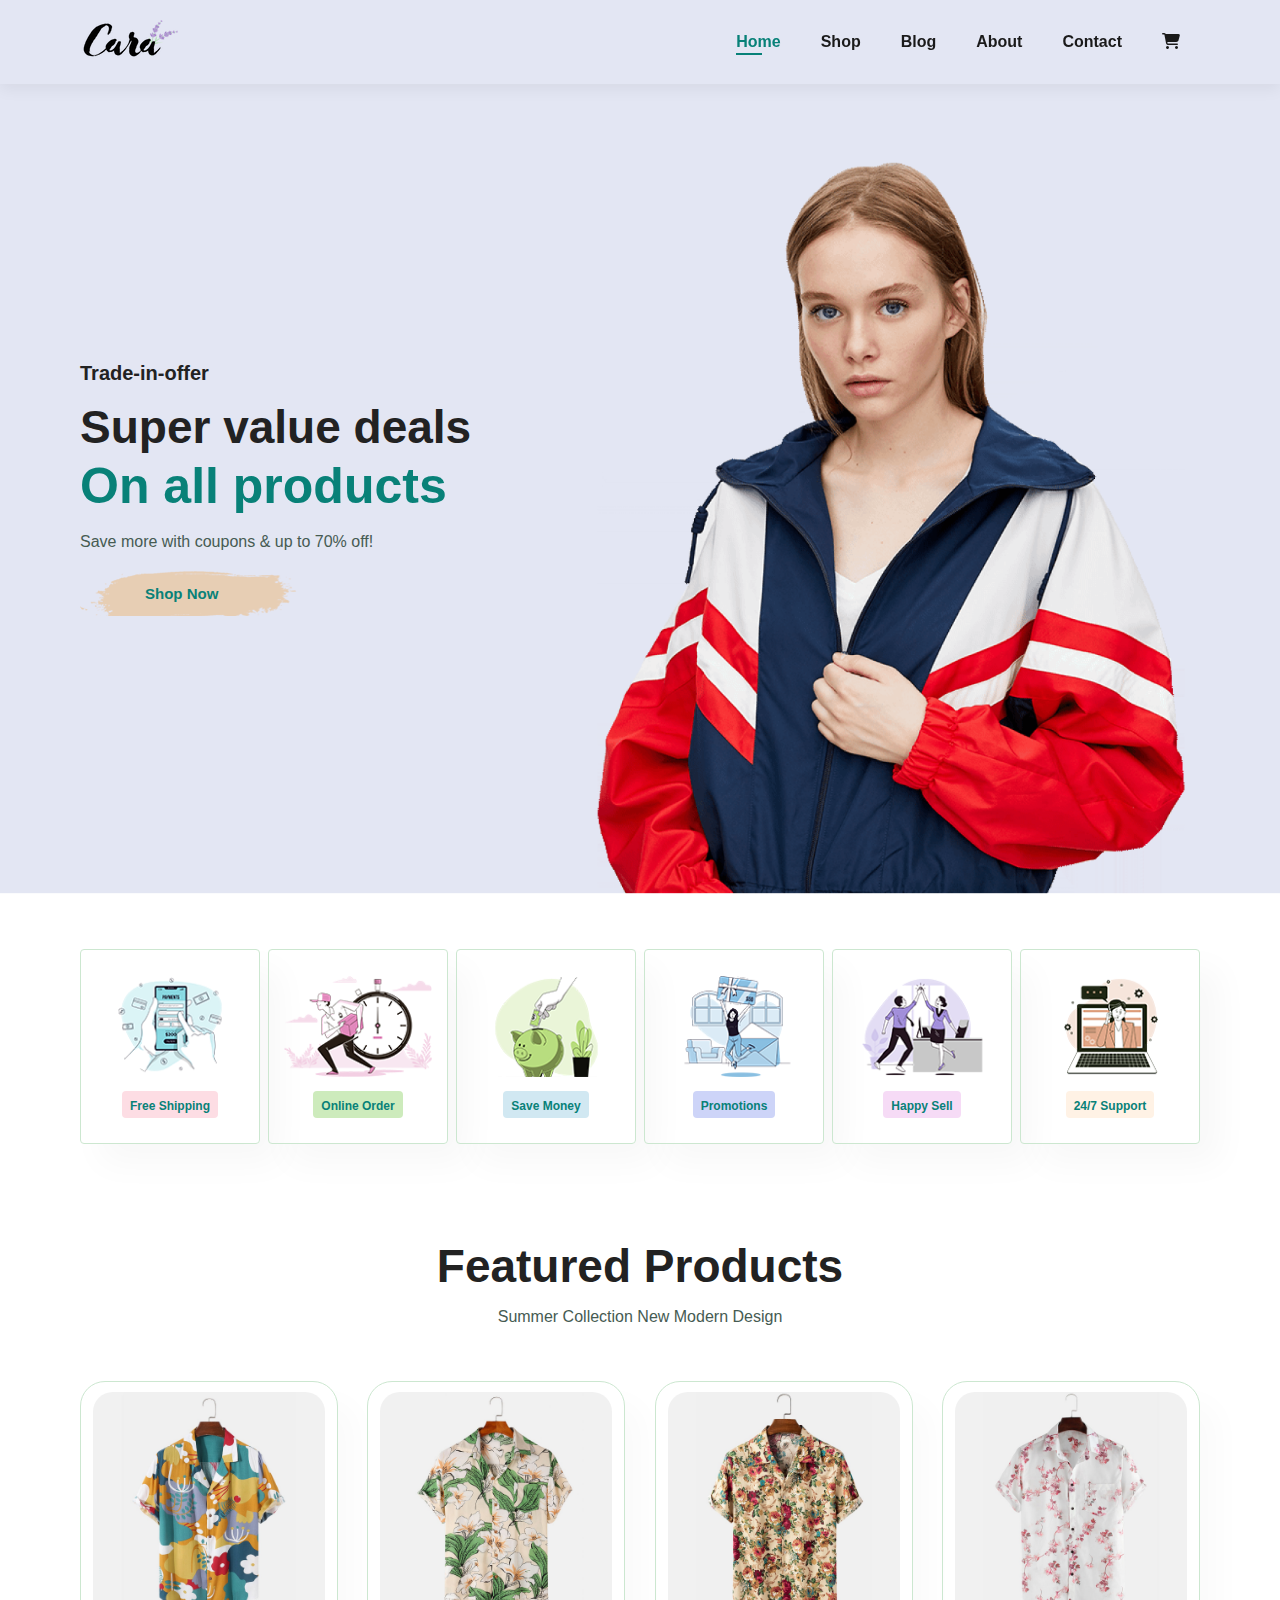
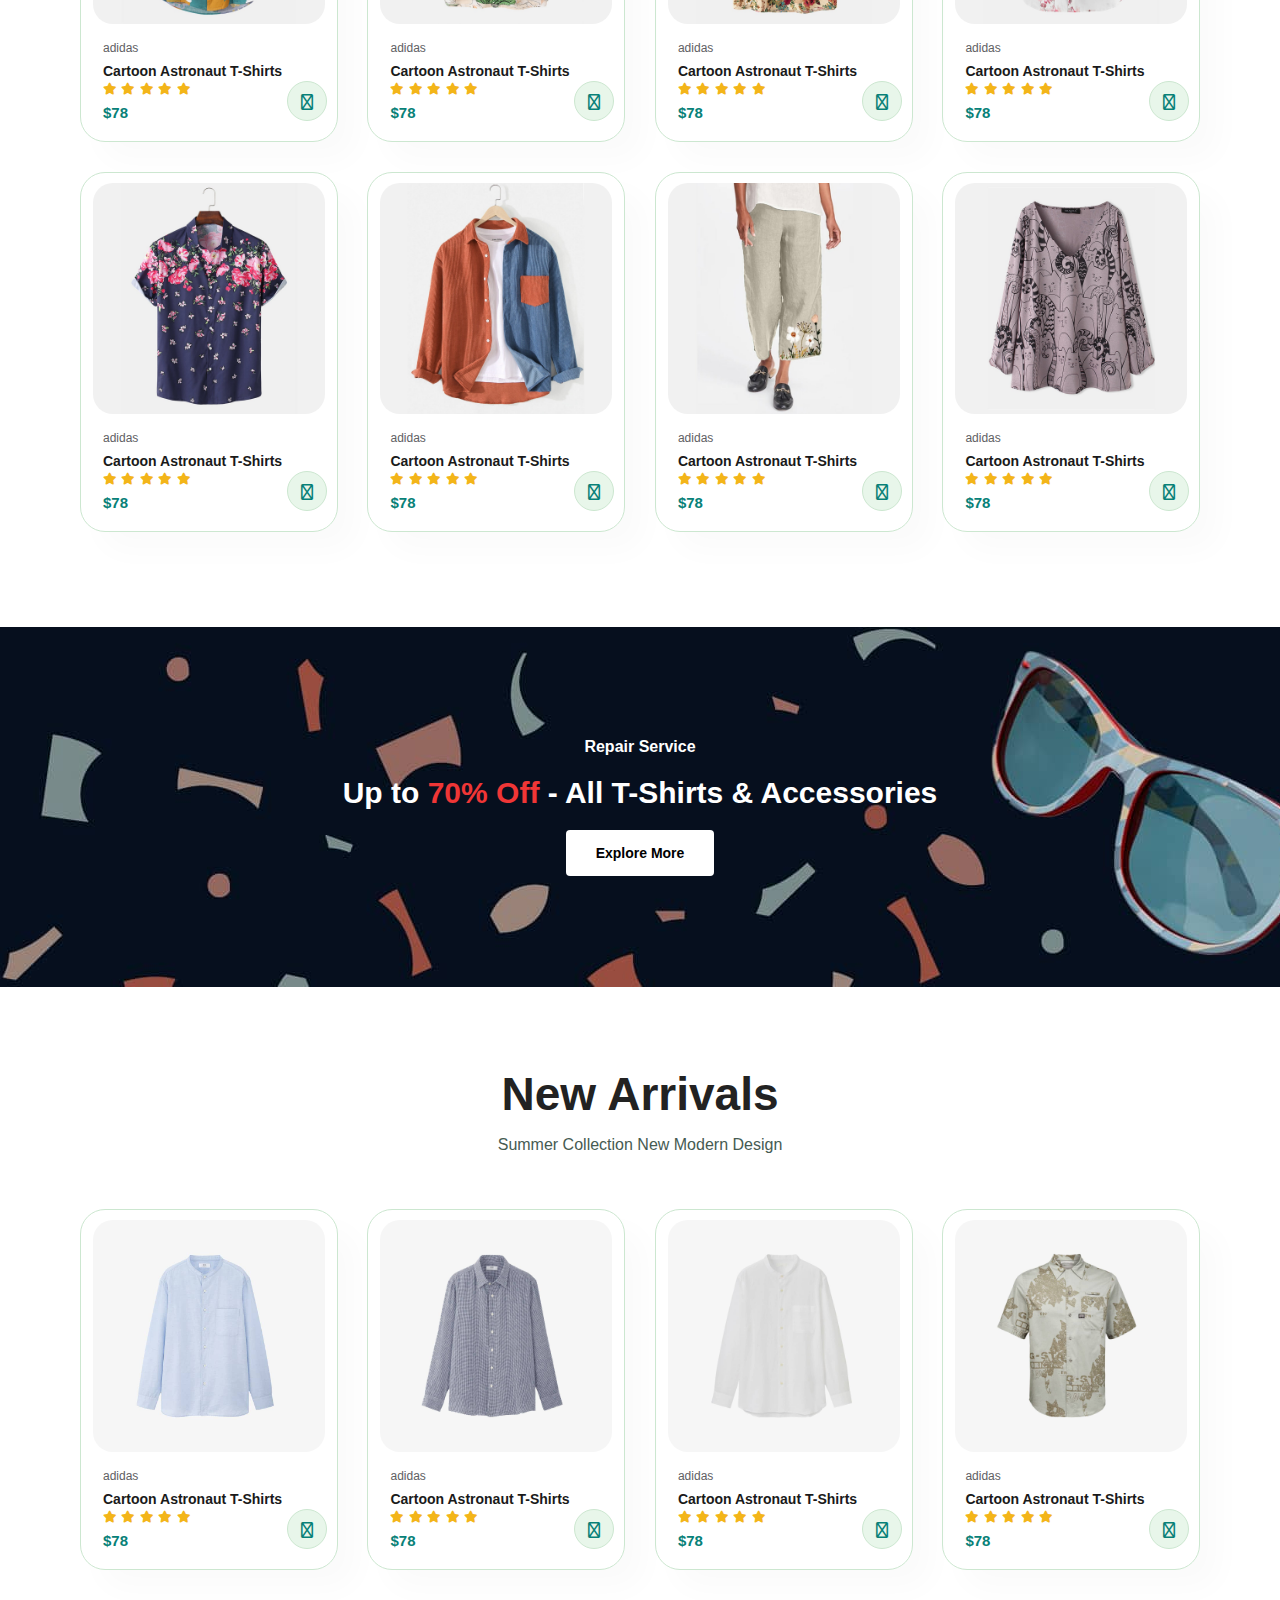
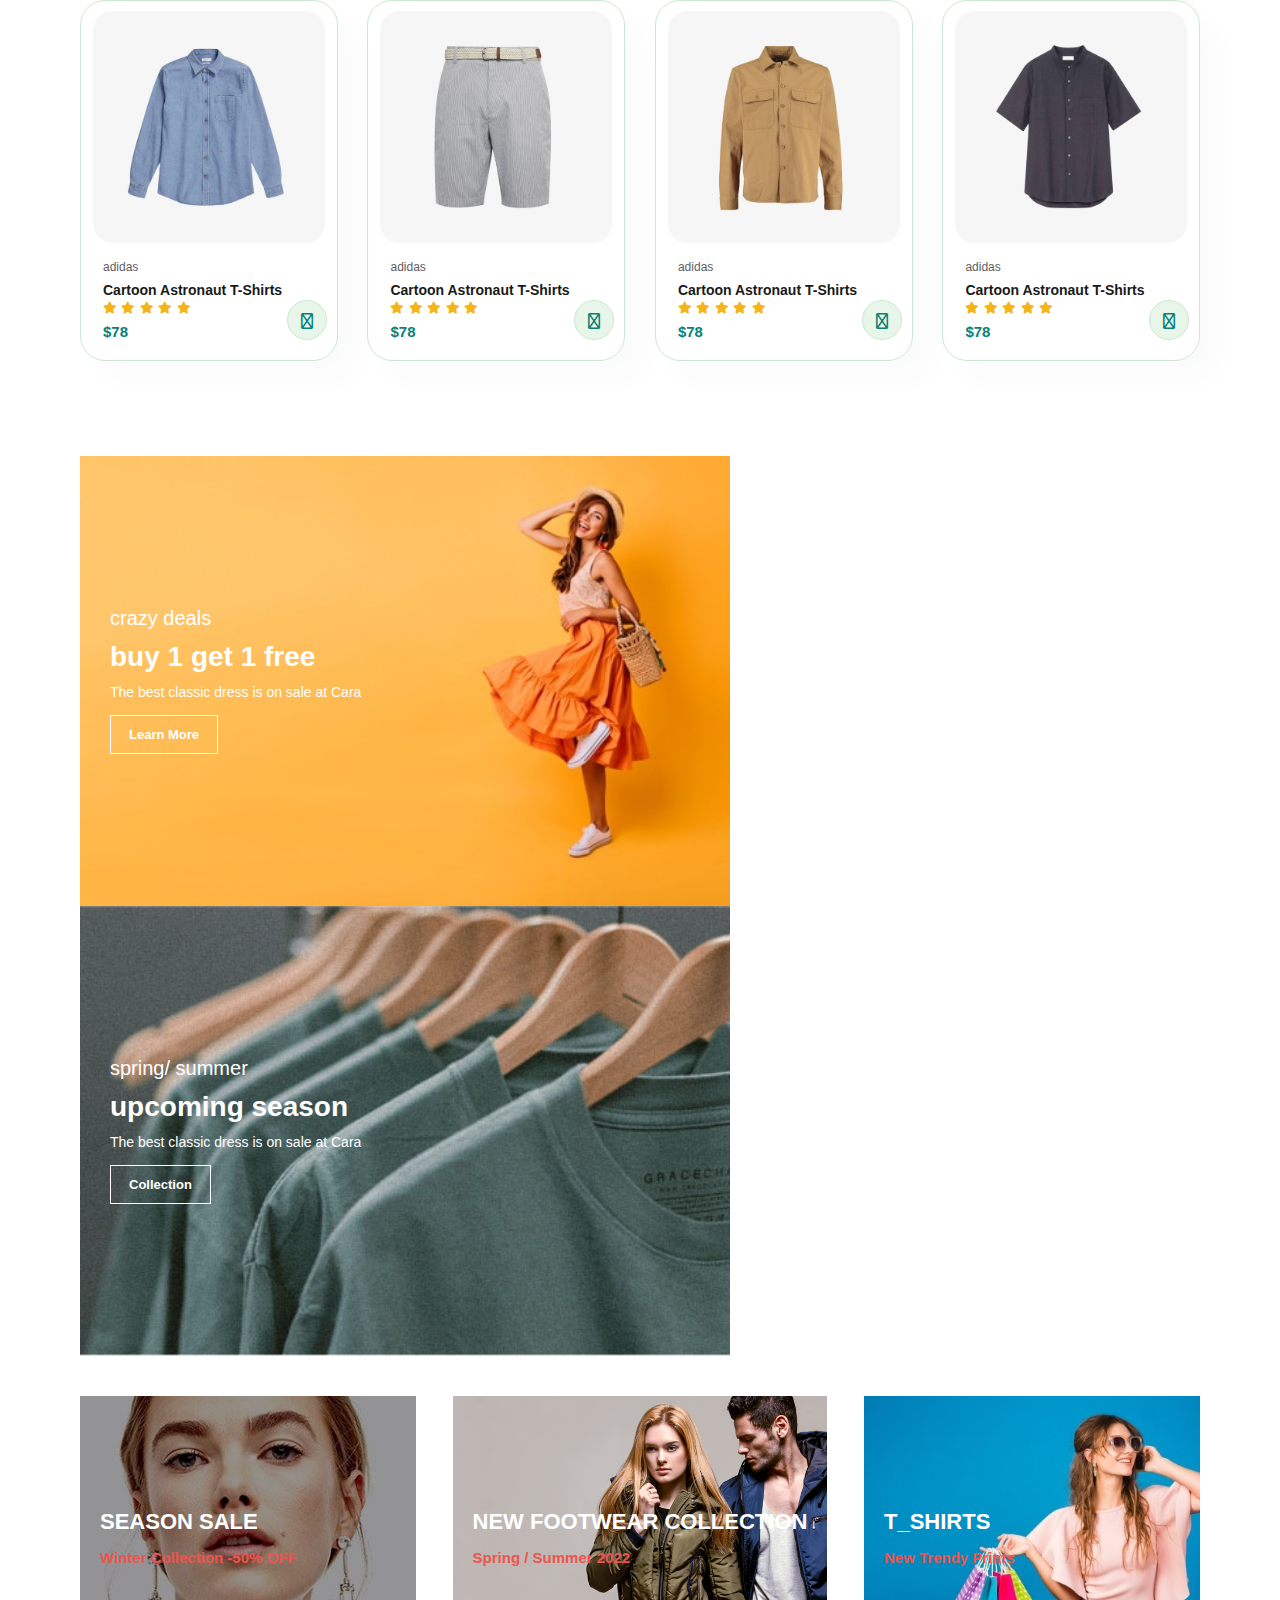
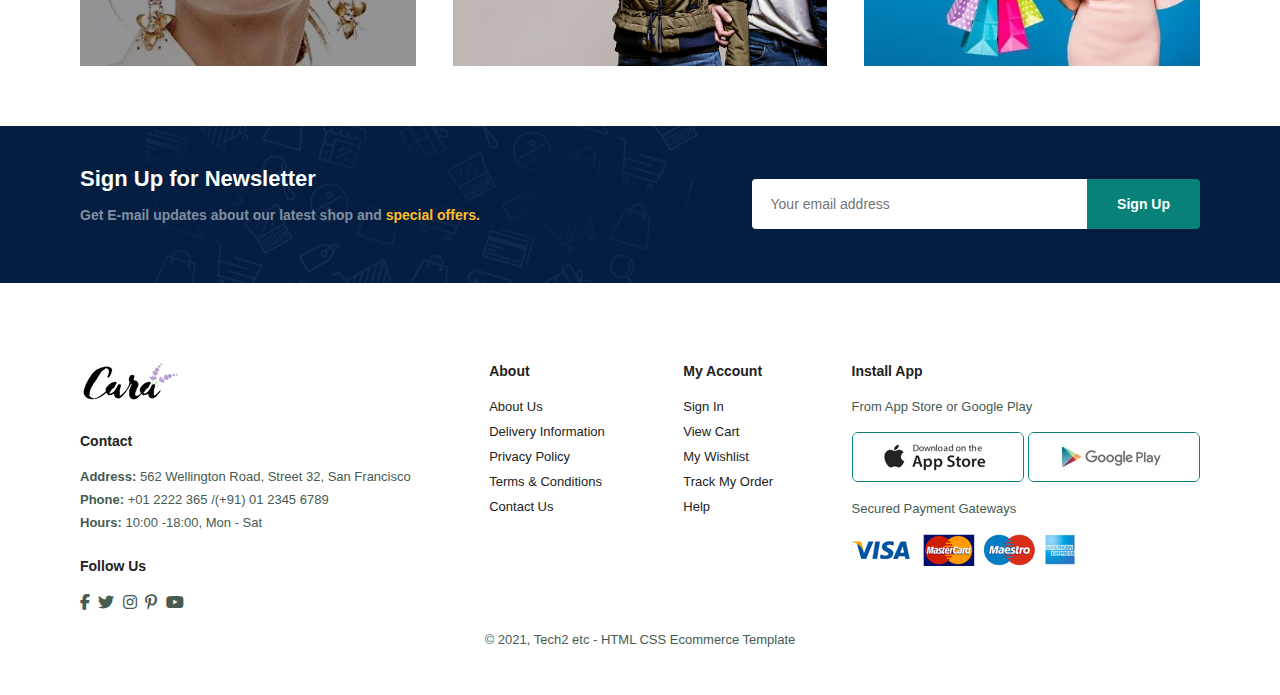
<file: index.html>
<!DOCTYPE html>
<html lang="en">
<head>
    <meta charset="UTF-8">
    <meta http-equiv="X-UA-Compatible" content="IE=7">
    <meta name="viewport" content="width=device-width, initial-scale=1.0">
    <link rel="stylesheet" href="https://cdnjs.cloudflare.com/ajax/libs/font-awesome/6.5.1/css/all.min.css"/>
    <link rel="stylesheet" href="style.css">
    <title>Document</title>
</head>
<body>
    <section id="header">
        <a href="#"><img src="img/logo.png" class="logo"></a>
        <div>
            <ul id="navbar">
                <li><a class="active" href="index.html">Home</a></li>
                <li><a href="shop.html">Shop</a></li>
                <li><a href="blog.html">Blog</a></li>
                <li><a href="about.html">About</a></li>
                <li><a href="contact.html">Contact</a></li>
                <li id="lg-bag"><a href="cart.html"><i class="fa-solid fa-cart-shopping"></i></a></li>
                <a href="#" id="close"><i class="fa-solid fa-xmark"></i></a>
            </ul>
        </div>
        <div id="mobile">
            <a href="cart.html"><i class="fa-solid fa-cart-shopping"></i></a>
            <i id="bar" class="fas fa-outdent"></i>
        </div>
    </section>

    <section id="hero">
        <h4>Trade-in-offer</h4>
        <h2>Super value deals</h2>
        <h1>On all products</h1>
        <p>Save more with coupons & up to 70% off!</p>
        <button>Shop Now</button>
    </section>

    <section id="feature" class="section-p1">
        <div class="fe-box">
            <img src="img/features/f1.png">
            <h6>Free Shipping</h6>
        </div>
        <div class="fe-box">
            <img src="img/features/f2.png">
            <h6>Online Order</h6>
        </div>
        <div class="fe-box">
            <img src="img/features/f3.png">
            <h6>Save Money</h6>
        </div>
        <div class="fe-box">
            <img src="img/features/f4.png">
            <h6>Promotions</h6>
        </div>
        <div class="fe-box">
            <img src="img/features/f5.png">
            <h6>Happy Sell</h6>
        </div>
        <div class="fe-box">
            <img src="img/features/f6.png">
            <h6>24/7 Support</h6>
        </div>
        
    </section>


    <section id="product1" class="section-p1">
        <h2>Featured Products</h2>
        <p>Summer Collection New Modern Design</p>
        <div class="pro-container">
            <div class="pro">
                <img src="img/products/f1.jpg">
                <div class="des">
                    <span>adidas</span>
                    <h5>Cartoon Astronaut T-Shirts</h5>
                    <div class="star">
                        <i class="fas fa-star"></i>
                        <i class="fas fa-star"></i>
                        <i class="fas fa-star"></i>
                        <i class="fas fa-star"></i>
                        <i class="fas fa-star"></i>
                    </div>
                    <h4>$78</h4>
                </div>
                <a href="#"><i class="fa-solid fa-cart-shopping cart"></i></a>
            </div>
            <div class="pro">
                <img src="img/products/f2.jpg">
                <div class="des">
                    <span>adidas</span>
                    <h5>Cartoon Astronaut T-Shirts</h5>
                    <div class="star">
                        <i class="fas fa-star"></i>
                        <i class="fas fa-star"></i>
                        <i class="fas fa-star"></i>
                        <i class="fas fa-star"></i>
                        <i class="fas fa-star"></i>
                    </div>
                    <h4>$78</h4>
                </div>
                <a href="#"><i class="fa-solid fa-cart-shopping cart"></i></a>
            </div>
            <div class="pro">
                <img src="img/products/f3.jpg">
                <div class="des">
                    <span>adidas</span>
                    <h5>Cartoon Astronaut T-Shirts</h5>
                    <div class="star">
                        <i class="fas fa-star"></i>
                        <i class="fas fa-star"></i>
                        <i class="fas fa-star"></i>
                        <i class="fas fa-star"></i>
                        <i class="fas fa-star"></i>
                    </div>
                    <h4>$78</h4>
                </div>
                <a href="#"><i class="fa-solid fa-cart-shopping cart"></i></a>
            </div>
            <div class="pro">
                <img src="img/products/f4.jpg">
                <div class="des">
                    <span>adidas</span>
                    <h5>Cartoon Astronaut T-Shirts</h5>
                    <div class="star">
                        <i class="fas fa-star"></i>
                        <i class="fas fa-star"></i>
                        <i class="fas fa-star"></i>
                        <i class="fas fa-star"></i>
                        <i class="fas fa-star"></i>
                    </div>
                    <h4>$78</h4>
                </div>
                <a href="#"><i class="fa-solid fa-cart-shopping cart"></i></a>
            </div>
            <div class="pro">
                <img src="img/products/f5.jpg">
                <div class="des">
                    <span>adidas</span>
                    <h5>Cartoon Astronaut T-Shirts</h5>
                    <div class="star">
                        <i class="fas fa-star"></i>
                        <i class="fas fa-star"></i>
                        <i class="fas fa-star"></i>
                        <i class="fas fa-star"></i>
                        <i class="fas fa-star"></i>
                    </div>
                    <h4>$78</h4>
                </div>
                <a href="#"><i class="fa-solid fa-cart-shopping cart"></i></a>
            </div>
            <div class="pro">
                <img src="img/products/f6.jpg">
                <div class="des">
                    <span>adidas</span>
                    <h5>Cartoon Astronaut T-Shirts</h5>
                    <div class="star">
                        <i class="fas fa-star"></i>
                        <i class="fas fa-star"></i>
                        <i class="fas fa-star"></i>
                        <i class="fas fa-star"></i>
                        <i class="fas fa-star"></i>
                    </div>
                    <h4>$78</h4>
                </div>
                <a href="#"><i class="fa-solid fa-cart-shopping cart"></i></a>
            </div>
            <div class="pro">
                <img src="img/products/f7.jpg">
                <div class="des">
                    <span>adidas</span>
                    <h5>Cartoon Astronaut T-Shirts</h5>
                    <div class="star">
                        <i class="fas fa-star"></i>
                        <i class="fas fa-star"></i>
                        <i class="fas fa-star"></i>
                        <i class="fas fa-star"></i>
                        <i class="fas fa-star"></i>
                    </div>
                    <h4>$78</h4>
                </div>
                <a href="#"><i class="fa-solid fa-cart-shopping cart"></i></a>
            </div>
            <div class="pro">
                <img src="img/products/f8.jpg">
                <div class="des">
                    <span>adidas</span>
                    <h5>Cartoon Astronaut T-Shirts</h5>
                    <div class="star">
                        <i class="fas fa-star"></i>
                        <i class="fas fa-star"></i>
                        <i class="fas fa-star"></i>
                        <i class="fas fa-star"></i>
                        <i class="fas fa-star"></i>
                    </div>
                    <h4>$78</h4>
                </div>
                <a href="#"><i class="fa-solid fa-cart-shopping cart"></i></a>
            </div>
        </div>
    </section>

    <section id="banner" class="section-m1">
        <h4>Repair Service</h4>
        <h2>Up to <span>70% Off</span> - All T-Shirts & Accessories</h2>
        <button class="normal">Explore More</button>
    </section>

    <section id="product1" class="section-p1">
        <h2>New Arrivals</h2>
        <p>Summer Collection New Modern Design</p>
        <div class="pro-container">
            <div class="pro">
                <img src="img/products/n1.jpg">
                <div class="des">
                    <span>adidas</span>
                    <h5>Cartoon Astronaut T-Shirts</h5>
                    <div class="star">
                        <i class="fas fa-star"></i>
                        <i class="fas fa-star"></i>
                        <i class="fas fa-star"></i>
                        <i class="fas fa-star"></i>
                        <i class="fas fa-star"></i>
                    </div>
                    <h4>$78</h4>
                </div>
                <a href="#"><i class="fa-solid fa-cart-shopping cart"></i></a>
            </div>
            <div class="pro">
                <img src="img/products/n2.jpg">
                <div class="des">
                    <span>adidas</span>
                    <h5>Cartoon Astronaut T-Shirts</h5>
                    <div class="star">
                        <i class="fas fa-star"></i>
                        <i class="fas fa-star"></i>
                        <i class="fas fa-star"></i>
                        <i class="fas fa-star"></i>
                        <i class="fas fa-star"></i>
                    </div>
                    <h4>$78</h4>
                </div>
                <a href="#"><i class="fa-solid fa-cart-shopping cart"></i></a>
            </div>
            <div class="pro">
                <img src="img/products/n3.jpg">
                <div class="des">
                    <span>adidas</span>
                    <h5>Cartoon Astronaut T-Shirts</h5>
                    <div class="star">
                        <i class="fas fa-star"></i>
                        <i class="fas fa-star"></i>
                        <i class="fas fa-star"></i>
                        <i class="fas fa-star"></i>
                        <i class="fas fa-star"></i>
                    </div>
                    <h4>$78</h4>
                </div>
                <a href="#"><i class="fa-solid fa-cart-shopping cart"></i></a>
            </div>
            <div class="pro">
                <img src="img/products/n4.jpg">
                <div class="des">
                    <span>adidas</span>
                    <h5>Cartoon Astronaut T-Shirts</h5>
                    <div class="star">
                        <i class="fas fa-star"></i>
                        <i class="fas fa-star"></i>
                        <i class="fas fa-star"></i>
                        <i class="fas fa-star"></i>
                        <i class="fas fa-star"></i>
                    </div>
                    <h4>$78</h4>
                </div>
                <a href="#"><i class="fa-solid fa-cart-shopping cart"></i></a>
            </div>
            <div class="pro">
                <img src="img/products/n5.jpg">
                <div class="des">
                    <span>adidas</span>
                    <h5>Cartoon Astronaut T-Shirts</h5>
                    <div class="star">
                        <i class="fas fa-star"></i>
                        <i class="fas fa-star"></i>
                        <i class="fas fa-star"></i>
                        <i class="fas fa-star"></i>
                        <i class="fas fa-star"></i>
                    </div>
                    <h4>$78</h4>
                </div>
                <a href="#"><i class="fa-solid fa-cart-shopping cart"></i></a>
            </div>
            <div class="pro">
                <img src="img/products/n6.jpg">
                <div class="des">
                    <span>adidas</span>
                    <h5>Cartoon Astronaut T-Shirts</h5>
                    <div class="star">
                        <i class="fas fa-star"></i>
                        <i class="fas fa-star"></i>
                        <i class="fas fa-star"></i>
                        <i class="fas fa-star"></i>
                        <i class="fas fa-star"></i>
                    </div>
                    <h4>$78</h4>
                </div>
                <a href="#"><i class="fa-solid fa-cart-shopping cart"></i></a>
            </div>
            <div class="pro">
                <img src="img/products/n7.jpg">
                <div class="des">
                    <span>adidas</span>
                    <h5>Cartoon Astronaut T-Shirts</h5>
                    <div class="star">
                        <i class="fas fa-star"></i>
                        <i class="fas fa-star"></i>
                        <i class="fas fa-star"></i>
                        <i class="fas fa-star"></i>
                        <i class="fas fa-star"></i>
                    </div>
                    <h4>$78</h4>
                </div>
                <a href="#"><i class="fa-solid fa-cart-shopping cart"></i></a>
            </div>
            <div class="pro">
                <img src="img/products/n8.jpg">
                <div class="des">
                    <span>adidas</span>
                    <h5>Cartoon Astronaut T-Shirts</h5>
                    <div class="star">
                        <i class="fas fa-star"></i>
                        <i class="fas fa-star"></i>
                        <i class="fas fa-star"></i>
                        <i class="fas fa-star"></i>
                        <i class="fas fa-star"></i>
                    </div>
                    <h4>$78</h4>
                </div>
                <a href="#"><i class="fa-solid fa-cart-shopping cart"></i></a>
            </div>
        </div>
    </section>

    <section id="sm-banner" class="section-p1">
        <div class="banner-box">
            <h4>crazy deals</h4>
            <h2>buy 1 get 1 free</h2>
            <span>The best classic dress is on sale at Cara</span>
            <button class="white">Learn More</button>
        </div>
        <div class="banner-box banner-box2">
            <h4>spring/ summer</h4>
            <h2>upcoming season</h2>
            <span>The best classic dress is on sale at Cara</span>
            <button class="white">Collection</button>
        </div>
    </section>

    <section id="banner3">
        <div class="banner-box">
            <h2>SEASON SALE</h2>
            <h3>Winter Collection -50% OFF</h3>
        </div>
        <div class="banner-box banner-box2">
            <h2>NEW FOOTWEAR COLLECTION</h2>
            <h3>Spring / Summer 2022</h3>
        </div>
        <div class="banner-box banner-box3">
            <h2>T_SHIRTS</h2>
            <h3>New Trendy Prints</h3>
        </div>
    </section>

    <section id="newsletter" class="section-p1 section-m1">
        <div class="newstext">
            <h4>Sign Up for Newsletter</h4>
            <p>Get E-mail updates about our latest shop and <span>special offers.</span></p>
        </div>
        <div class="form">
            <input type="text" placeholder="Your email address">
            <button class="normal">Sign Up</button>
        </div>
    </section>

    <footer class="section-p1">
        <div class="col">
            <img class="logo"  src="img/logo.png">
            <h4>Contact</h4>
            <p><strong>Address:</strong> 562 Wellington Road, Street 32, San Francisco</p>
            <p><strong>Phone:</strong> +01 2222 365 /(+91) 01 2345 6789</p>
            <p><strong>Hours:</strong> 10:00 -18:00, Mon - Sat</p> 
            <div class="follow">
                <h4>Follow Us</h4>
                <div class="icon">
                    <i class="fab fa-facebook-f"></i>
                    <i class="fab fa-twitter"></i>
                    <i class="fab fa-instagram"></i>
                    <i class="fab fa-pinterest-p"></i>
                    <i class="fab fa-youtube"></i>
                </div>
            </div>
        </div>
        <div class="col">
            <h4>About</h4>
            <a href="#">About Us</a>
            <a href="#">Delivery Information</a>
            <a href="#">Privacy Policy</a>
            <a href="#">Terms & Conditions</a>
            <a href="#">Contact Us</a>
        </div>
        <div class="col">
            <h4>My Account</h4>
            <a href="#">Sign In</a>
            <a href="#">View Cart</a>
            <a href="#">My Wishlist</a>
            <a href="#">Track My Order</a>
            <a href="#">Help</a>
        </div>
        <div class="col install">
            <h4>Install App</h4>
            <p>From App Store or Google Play</p>
            <div class="row">
                <img src="img/pay/app.jpg">
                <img src="img/pay/play.jpg">
            </div>
            <p>Secured Payment Gateways</p>
            <img src="img/pay/pay.png">
        </div>
        <div class="copyright">
            <p>© 2021, Tech2 etc - HTML CSS Ecommerce Template</p>
        </div>
    </footer>

    <script src="script.js"></script>
</body>
</html>
</file>
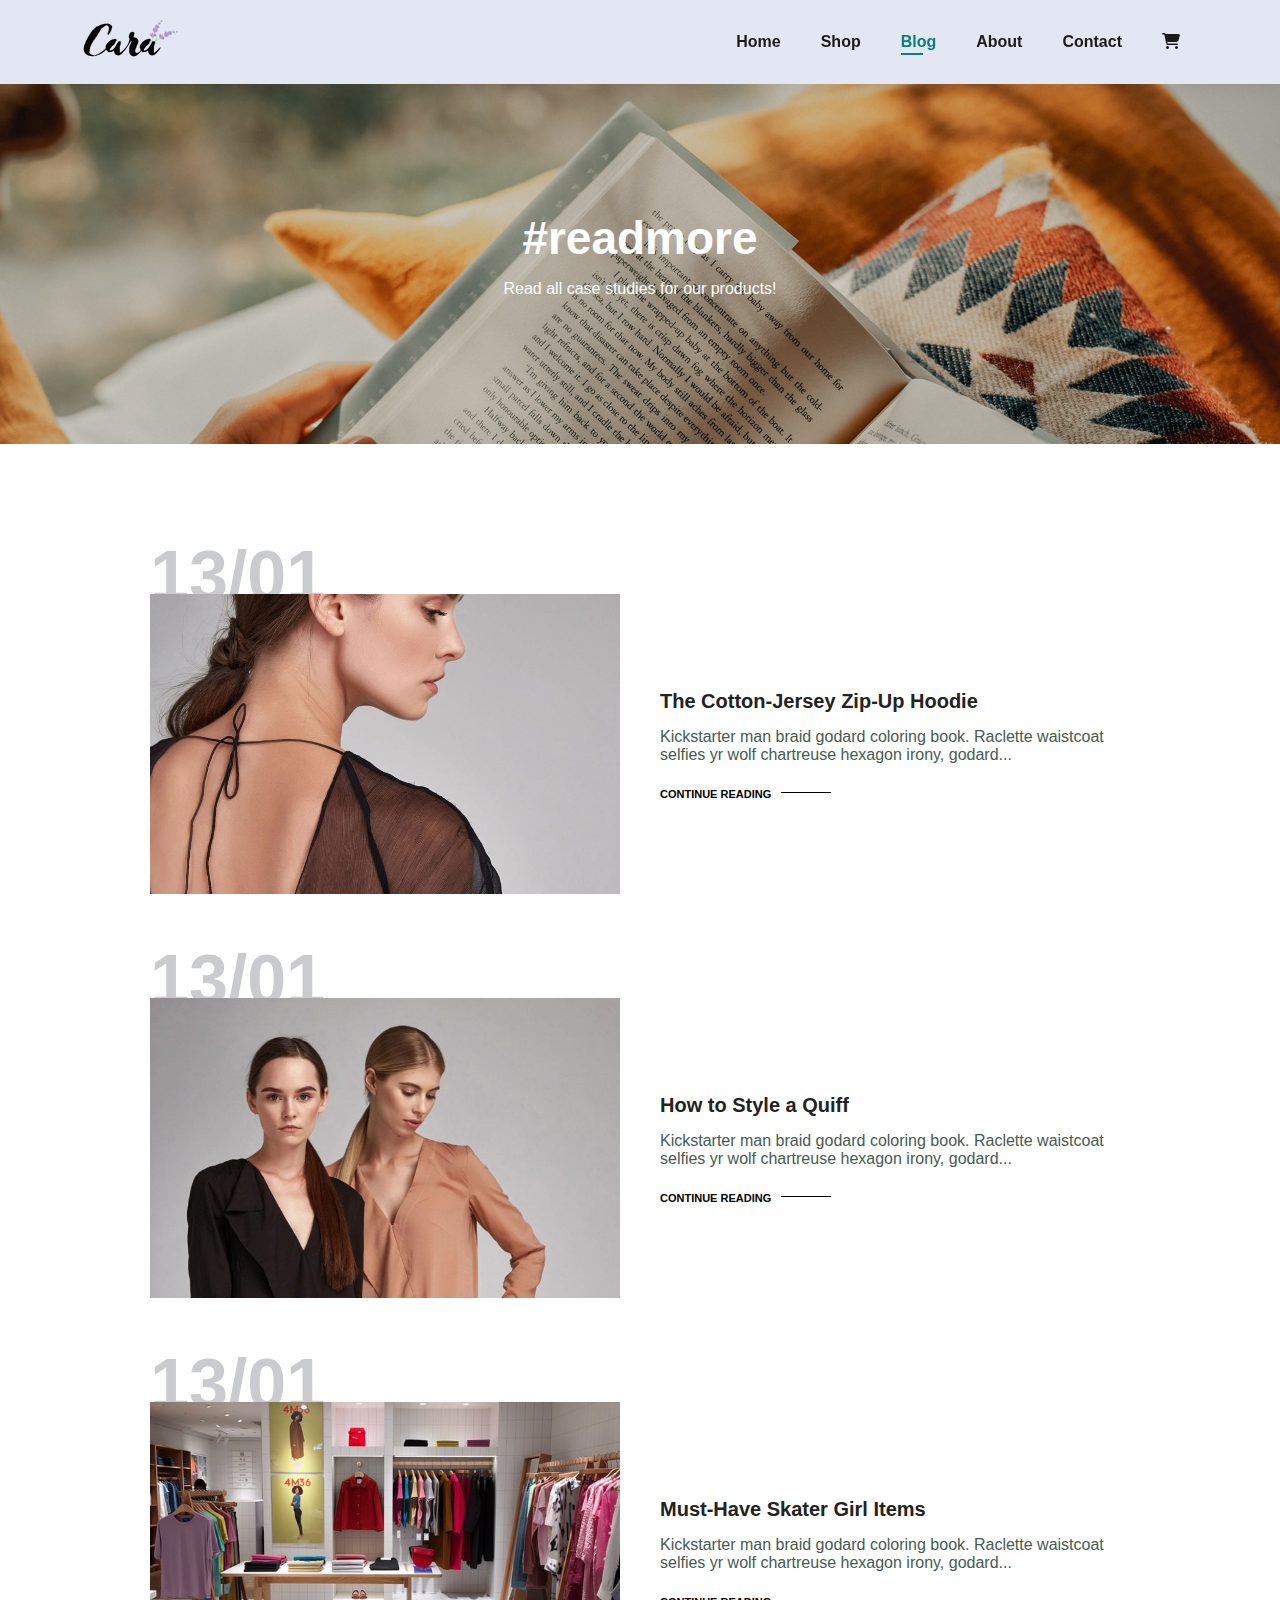
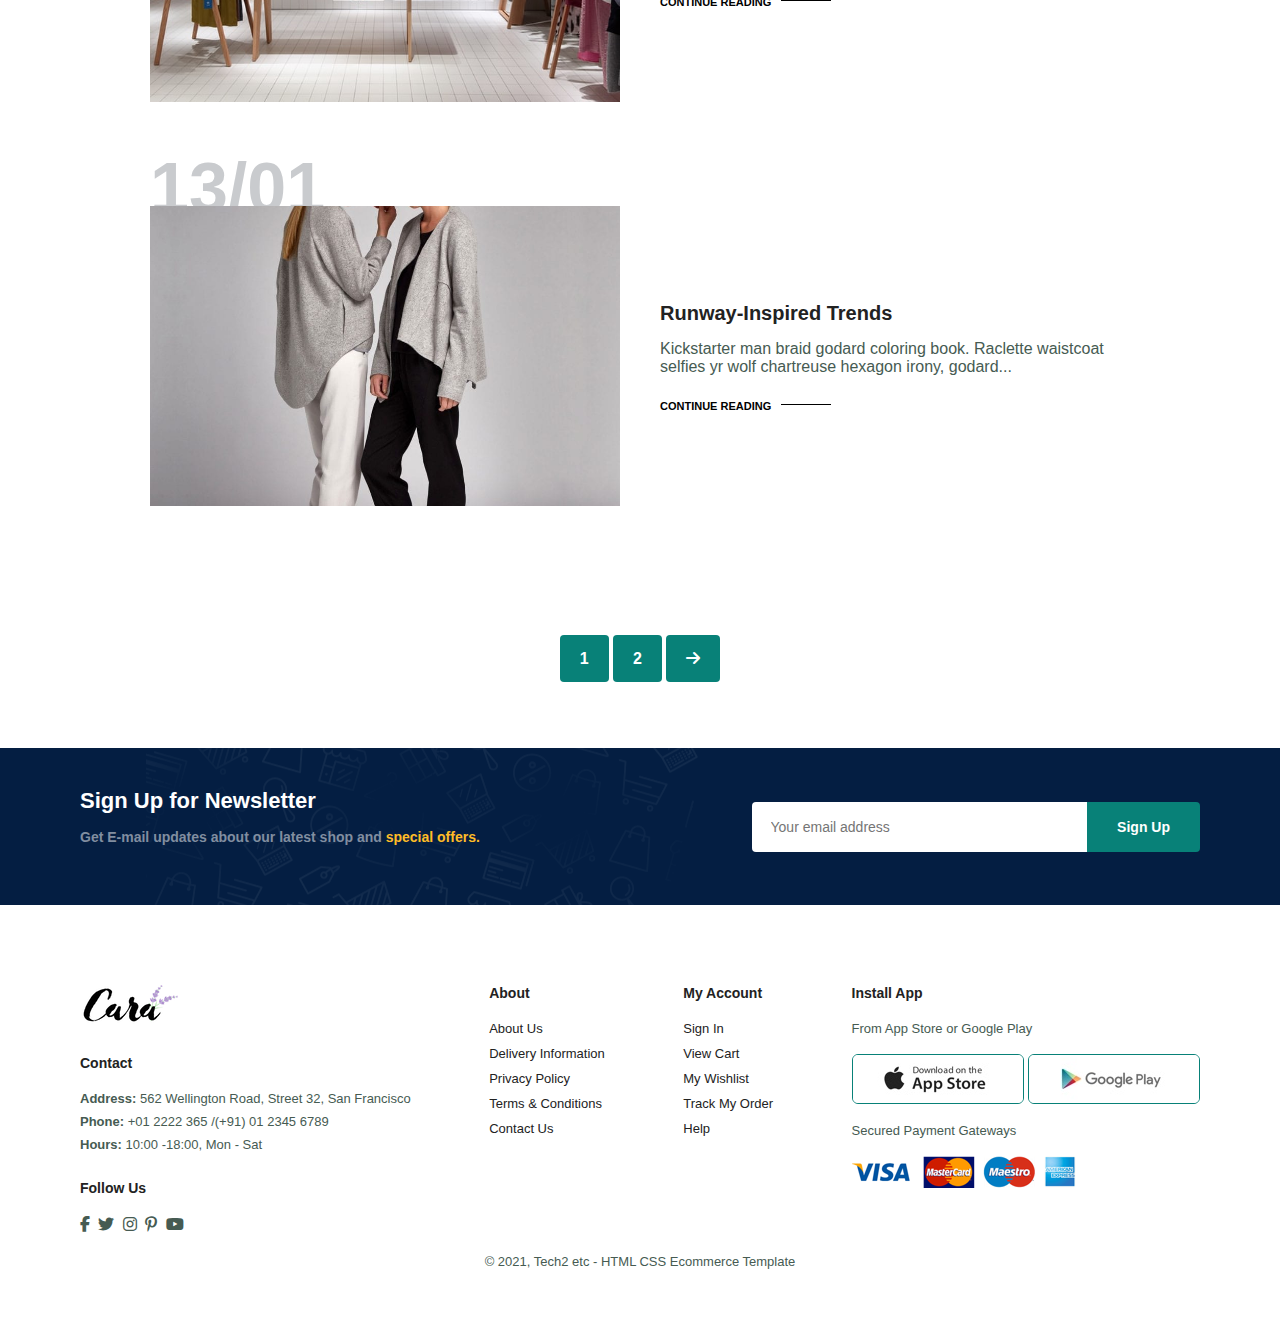
<file: blog.html>
<!DOCTYPE html>
<html lang="en">
	<head>
		<meta charset="UTF-8" />
		<meta http-equiv="X-UA-Compatible" content="IE=7" />
		<meta name="viewport" content="width=device-width, initial-scale=1.0" />
		<link
			rel="stylesheet"
			href="https://cdnjs.cloudflare.com/ajax/libs/font-awesome/6.5.1/css/all.min.css" />
		<link rel="stylesheet" href="style.css" />
		<title>Document</title>
	</head>
	<body>
		<section id="header">
			<a href="#"><img src="img/logo.png" class="logo" /></a>
			<div>
				<ul id="navbar">
					<li><a href="index.html">Home</a></li>
					<li><a href="shop.html">Shop</a></li>
					<li><a class="active" href="blog.html">Blog</a></li>
					<li><a href="about.html">About</a></li>
					<li><a href="contact.html">Contact</a></li>
					<li id="lg-bag">
						<a href="cart.html"><i class="fa-solid fa-cart-shopping"></i></a>
					</li>
					<a href="#" id="close"><i class="fa-solid fa-xmark"></i></a>
				</ul>
			</div>
			<div id="mobile">
				<a href="cart.html"><i class="fa-solid fa-cart-shopping"></i></a>
				<i id="bar" class="fas fa-outdent"></i>
			</div>
		</section>

		<section id="page-header" class="blog-header">
			<h2>#readmore</h2>
			<p>Read all case studies for our products!</p>
		</section>

        <section id="blog">
            <div class="blog-box">
                <div class="blog-img">
                    <img src="img/blog/b1.jpg">
                </div>
                <div class="blog-details">
                    <h4>The Cotton-Jersey Zip-Up Hoodie</h4>
                    <p>Kickstarter man braid godard coloring book. Raclette waistcoat selfies yr wolf chartreuse hexagon irony, godard...</p>
                    <a href="#">CONTINUE READING</a>
                </div>
                <h1>13/01</h1>
            </div>
            <div class="blog-box">
                <div class="blog-img">
                    <img src="img/blog/b2.jpg">
                </div>
                <div class="blog-details">
                    <h4>How to Style a Quiff</h4>
                    <p>Kickstarter man braid godard coloring book. Raclette waistcoat selfies yr wolf chartreuse hexagon irony, godard...</p>
                    <a href="#">CONTINUE READING</a>
                </div>
                <h1>13/01</h1>
            </div>
            <div class="blog-box">
                <div class="blog-img">
                    <img src="img/blog/b3.jpg">
                </div>
                <div class="blog-details">
                    <h4>Must-Have Skater Girl Items</h4>
                    <p>Kickstarter man braid godard coloring book. Raclette waistcoat selfies yr wolf chartreuse hexagon irony, godard...</p>
                    <a href="#">CONTINUE READING</a>
                </div>
                <h1>13/01</h1>
            </div>
            <div class="blog-box">
                <div class="blog-img">
                    <img src="img/blog/b4.jpg">
                </div>
                <div class="blog-details">
                    <h4>Runway-Inspired Trends</h4>
                    <p>Kickstarter man braid godard coloring book. Raclette waistcoat selfies yr wolf chartreuse hexagon irony, godard...</p>
                    <a href="#">CONTINUE READING</a>
                </div>
                <h1>13/01</h1>
            </div>
        </section>

		<section id="pagination" class="section-p1">
			<a href="#">1</a>
			<a href="#">2</a>
			<a href="#"><i class="fa-solid fa-arrow-right"></i></a>
		</section>

		<section id="newsletter" class="section-p1 section-m1">
			<div class="newstext">
				<h4>Sign Up for Newsletter</h4>
				<p>
					Get E-mail updates about our latest shop and
					<span>special offers.</span>
				</p>
			</div>
			<div class="form">
				<input type="text" placeholder="Your email address" />
				<button class="normal">Sign Up</button>
			</div>
		</section>

		<footer class="section-p1">
			<div class="col">
				<img class="logo" src="img/logo.png" />
				<h4>Contact</h4>
				<p>
					<strong>Address:</strong> 562 Wellington Road, Street 32, San
					Francisco
				</p>
				<p><strong>Phone:</strong> +01 2222 365 /(+91) 01 2345 6789</p>
				<p><strong>Hours:</strong> 10:00 -18:00, Mon - Sat</p>
				<div class="follow">
					<h4>Follow Us</h4>
					<div class="icon">
						<i class="fab fa-facebook-f"></i>
						<i class="fab fa-twitter"></i>
						<i class="fab fa-instagram"></i>
						<i class="fab fa-pinterest-p"></i>
						<i class="fab fa-youtube"></i>
					</div>
				</div>
			</div>
			<div class="col">
				<h4>About</h4>
				<a href="#">About Us</a>
				<a href="#">Delivery Information</a>
				<a href="#">Privacy Policy</a>
				<a href="#">Terms & Conditions</a>
				<a href="#">Contact Us</a>
			</div>
			<div class="col">
				<h4>My Account</h4>
				<a href="#">Sign In</a>
				<a href="#">View Cart</a>
				<a href="#">My Wishlist</a>
				<a href="#">Track My Order</a>
				<a href="#">Help</a>
			</div>
			<div class="col install">
				<h4>Install App</h4>
				<p>From App Store or Google Play</p>
				<div class="row">
					<img src="img/pay/app.jpg" />
					<img src="img/pay/play.jpg" />
				</div>
				<p>Secured Payment Gateways</p>
				<img src="img/pay/pay.png" />
			</div>
			<div class="copyright">
				<p>© 2021, Tech2 etc - HTML CSS Ecommerce Template</p>
			</div>
		</footer>

		<script src="script.js"></script>
	</body>
</html>
</file>
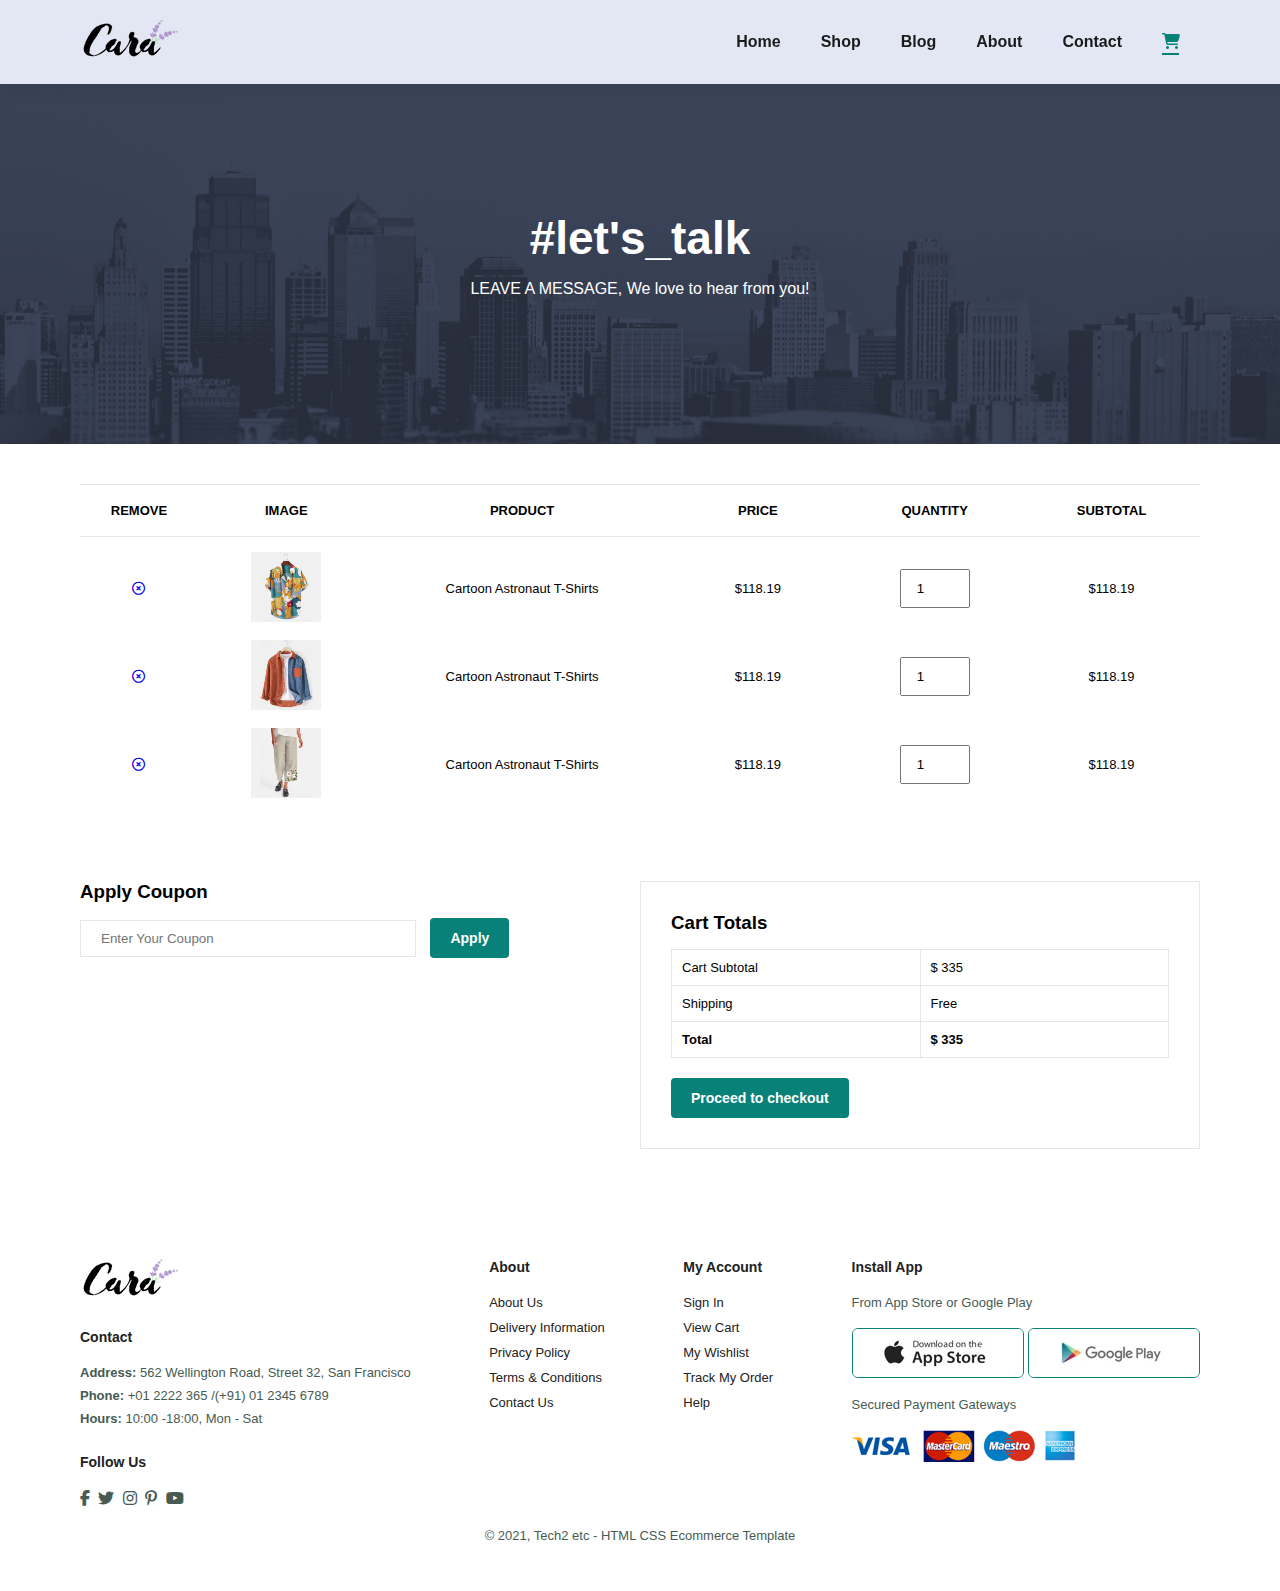
<file: cart.html>
<!DOCTYPE html>
<html lang="en">
	<head>
		<meta charset="UTF-8" />
		<meta http-equiv="X-UA-Compatible" content="IE=7" />
		<meta name="viewport" content="width=device-width, initial-scale=1.0" />
		<link
			rel="stylesheet"
			href="https://cdnjs.cloudflare.com/ajax/libs/font-awesome/6.5.1/css/all.min.css" />
		<link rel="stylesheet" href="style.css" />
		<title>Document</title>
	</head>
	<body>
		<section id="header">
			<a href="#"><img src="img/logo.png" class="logo" /></a>
			<div>
				<ul id="navbar">
					<li><a href="index.html">Home</a></li>
					<li><a href="shop.html">Shop</a></li>
					<li><a href="blog.html">Blog</a></li>
					<li><a href="about.html">About</a></li>
					<li><a href="contact.html">Contact</a></li>
					<li id="lg-bag">
						<a class="active" href="cart.html"><i class="fa-solid fa-cart-shopping"></i></a>
					</li>
					<a href="#" id="close"><i class="fa-solid fa-xmark"></i></a>
				</ul>
			</div>
			<div id="mobile">
				<a href="cart.html"><i class="fa-solid fa-cart-shopping"></i></a>
				<i id="bar" class="fas fa-outdent"></i>
			</div>
		</section>

		<section id="page-header" class="about-header">
			<h2>#let's_talk</h2>
			<p>LEAVE A MESSAGE, We love to hear from you!</p>
		</section>

        <section id="cart" class="section-p1">
            <table width="100%">
                <thead>
                    <tr>
                        <td>Remove</td>
                        <td>Image</td>
                        <td>Product</td>
                        <td>Price</td>
                        <td>Quantity</td>
                        <td>Subtotal</td>
                    </tr>
                </thead>
                <tbody>
                    <tr>
                        <td><a href="#"><i class="far fa-times-circle"></i></a></td>
                        <td><img src="img/products/f1.jpg" alt=""></td>
                        <td>Cartoon Astronaut T-Shirts</td>
                        <td>$118.19</td>
                        <td><input type="number" value="1"></td>
                        <td>$118.19</td>
                    </tr>
                    <tr>
                        <td><a href="#"><i class="far fa-times-circle"></i></a></td>
                        <td><img src="img/products/f6.jpg" alt=""></td>
                        <td>Cartoon Astronaut T-Shirts</td>
                        <td>$118.19</td>
                        <td><input type="number" value="1"></td>
                        <td>$118.19</td>
                    </tr>
                    <tr>
                        <td><a href="#"><i class="far fa-times-circle"></i></a></td>
                        <td><img src="img/products/f7.jpg" alt=""></td>
                        <td>Cartoon Astronaut T-Shirts</td>
                        <td>$118.19</td>
                        <td><input type="number" value="1"></td>
                        <td>$118.19</td>
                    </tr>
                </tbody>
            </table>
        </section>

        <section id="cart-add" class="section-p1">
            <div id="coupon">
                <h3>Apply Coupon</h3>
                <div>
                    <input type="text" placeholder="Enter Your Coupon">
                    <button class="normal">Apply</button>
                </div>
            </div>
            <div id="subtotal">
                <h3>Cart Totals</h3>
                <table>
                    <tr>
                        <td>Cart Subtotal</td>
                        <td>$ 335</td>
                    </tr>
                    <tr>
                        <td>Shipping</td>
                        <td>Free</td>
                    </tr>
                    <tr>
                        <td><strong>Total</strong></td>
                        <td><strong>$ 335</strong></td>
                    </tr>
                </table>
                <button class="normal">Proceed to checkout</button>
            </div>
        </section>

		<footer class="section-p1">
			<div class="col">
				<img class="logo" src="img/logo.png" />
				<h4>Contact</h4>
				<p>
					<strong>Address:</strong> 562 Wellington Road, Street 32, San
					Francisco
				</p>
				<p><strong>Phone:</strong> +01 2222 365 /(+91) 01 2345 6789</p>
				<p><strong>Hours:</strong> 10:00 -18:00, Mon - Sat</p>
				<div class="follow">
					<h4>Follow Us</h4>
					<div class="icon">
						<i class="fab fa-facebook-f"></i>
						<i class="fab fa-twitter"></i>
						<i class="fab fa-instagram"></i>
						<i class="fab fa-pinterest-p"></i>
						<i class="fab fa-youtube"></i>
					</div>
				</div>
			</div>
			<div class="col">
				<h4>About</h4>
				<a href="#">About Us</a>
				<a href="#">Delivery Information</a>
				<a href="#">Privacy Policy</a>
				<a href="#">Terms & Conditions</a>
				<a href="#">Contact Us</a>
			</div>
			<div class="col">
				<h4>My Account</h4>
				<a href="#">Sign In</a>
				<a href="#">View Cart</a>
				<a href="#">My Wishlist</a>
				<a href="#">Track My Order</a>
				<a href="#">Help</a>
			</div>
			<div class="col install">
				<h4>Install App</h4>
				<p>From App Store or Google Play</p>
				<div class="row">
					<img src="img/pay/app.jpg" />
					<img src="img/pay/play.jpg" />
				</div>
				<p>Secured Payment Gateways</p>
				<img src="img/pay/pay.png" />
			</div>
			<div class="copyright">
				<p>© 2021, Tech2 etc - HTML CSS Ecommerce Template</p>
			</div>
		</footer>

		<script src="script.js"></script>
	</body>
</html>
</file>
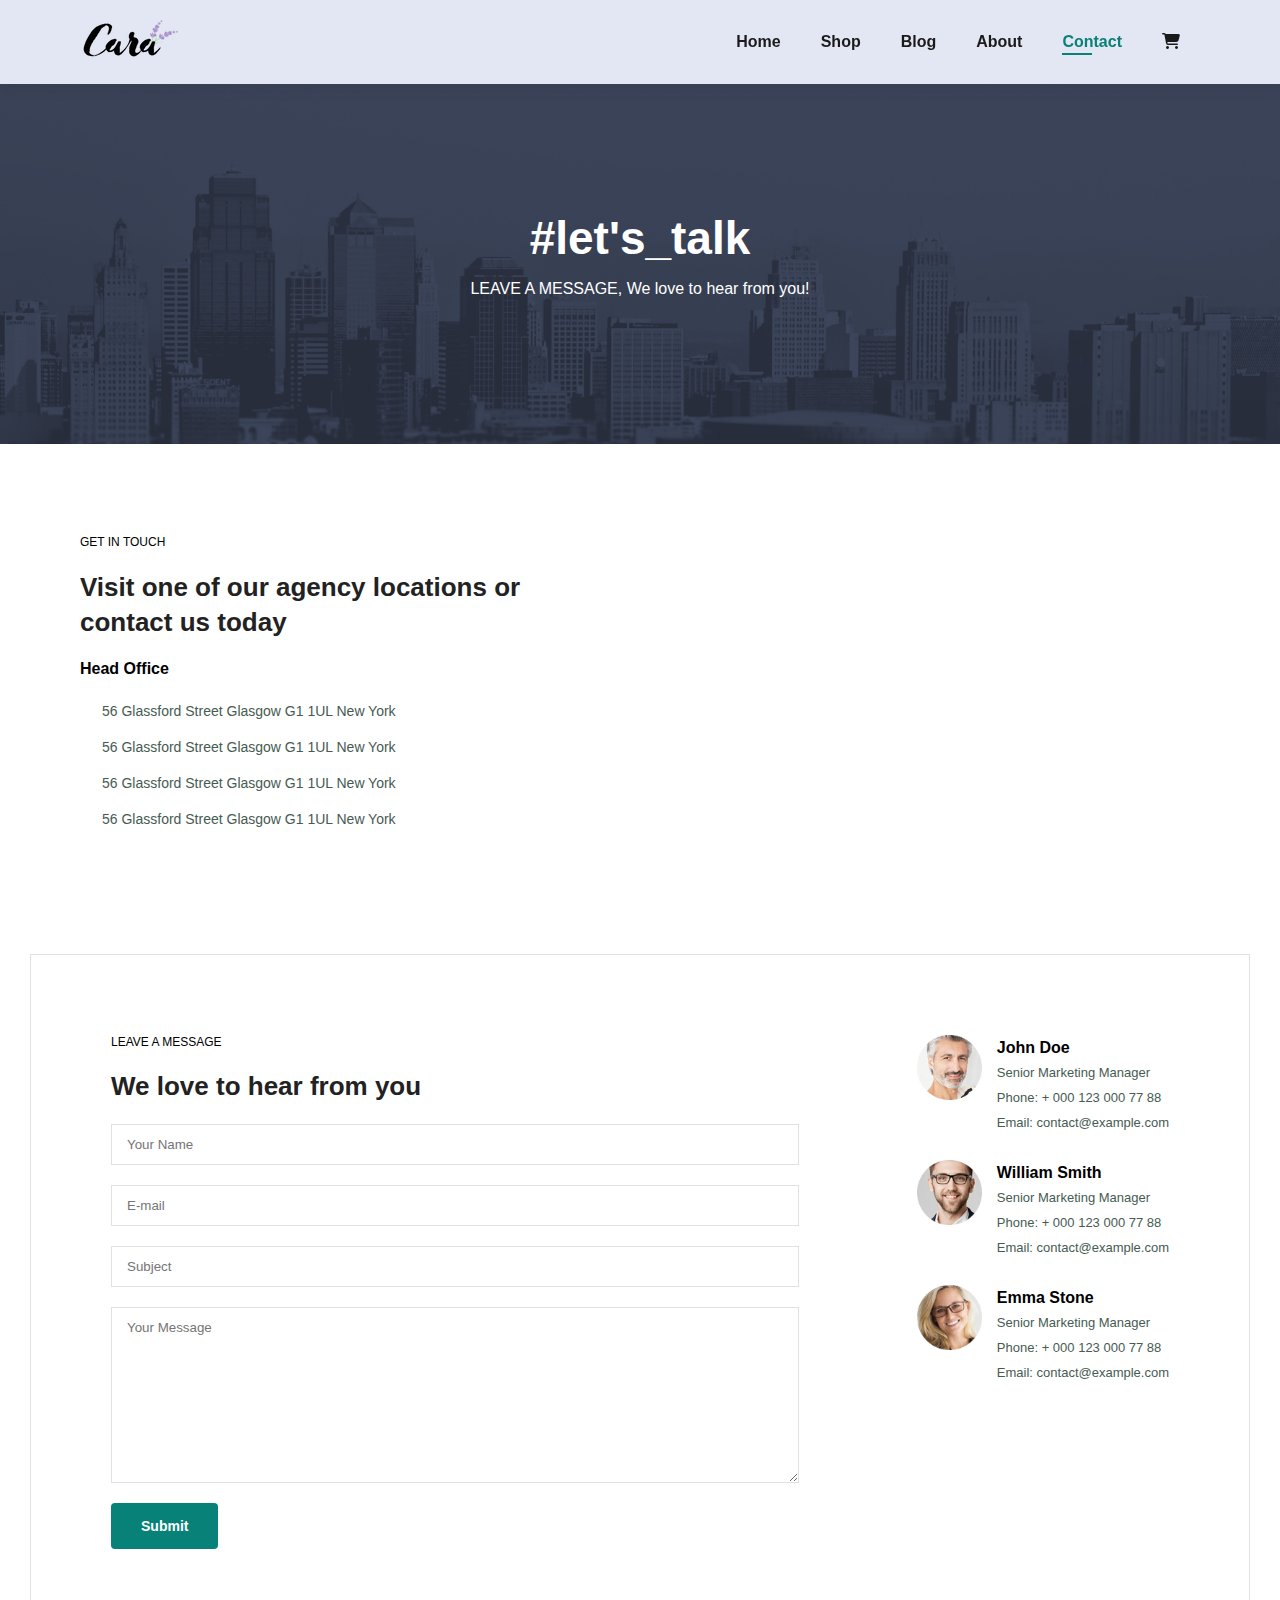
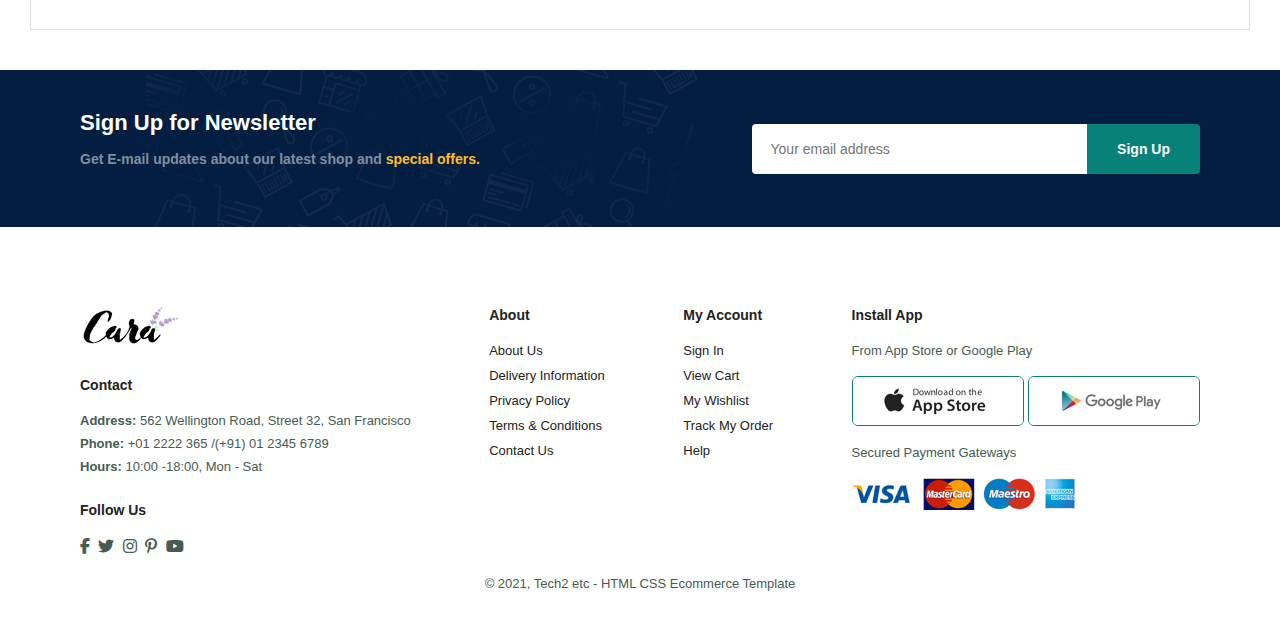
<file: contact.html>
<!DOCTYPE html>
<html lang="en">
	<head>
		<meta charset="UTF-8" />
		<meta http-equiv="X-UA-Compatible" content="IE=7" />
		<meta name="viewport" content="width=device-width, initial-scale=1.0" />
		<link
			rel="stylesheet"
			href="https://cdnjs.cloudflare.com/ajax/libs/font-awesome/6.5.1/css/all.min.css" />
		<link rel="stylesheet" href="style.css" />
		<title>Document</title>
	</head>
	<body>
		<section id="header">
			<a href="#"><img src="img/logo.png" class="logo" /></a>
			<div>
				<ul id="navbar">
					<li><a href="index.html">Home</a></li>
					<li><a href="shop.html">Shop</a></li>
					<li><a href="blog.html">Blog</a></li>
					<li><a href="about.html">About</a></li>
					<li><a class="active" href="contact.html">Contact</a></li>
					<li id="lg-bag">
						<a href="cart.html"><i class="fa-solid fa-cart-shopping"></i></a>
					</li>
					<a href="#" id="close"><i class="fa-solid fa-xmark"></i></a>
				</ul>
			</div>
			<div id="mobile">
				<a href="cart.html"><i class="fa-solid fa-cart-shopping"></i></a>
				<i id="bar" class="fas fa-outdent"></i>
			</div>
		</section>

		<section id="page-header" class="about-header">
			<h2>#let's_talk</h2>
			<p>LEAVE A MESSAGE, We love to hear from you!</p>
		</section>

        <section id="contact-details" class="section-p1">
            <div class="details">
                <span>GET IN TOUCH</span>
                <h2>Visit one of our agency locations or contact us today</h2>
                <h3>Head Office</h3>
                <div>
                    <li>
                        <i class="fal fa-map"></i>
                        <p>56 Glassford Street Glasgow G1 1UL New York</p>
                    </li>
                    <li>
                        <i class="fal fa-map"></i>
                        <p>56 Glassford Street Glasgow G1 1UL New York</p>
                    </li>
                    <li>
                        <i class="fal fa-map"></i>
                        <p>56 Glassford Street Glasgow G1 1UL New York</p>
                    </li>
                    <li>
                        <i class="fal fa-map"></i>
                        <p>56 Glassford Street Glasgow G1 1UL New York</p>
                    </li>
                </div>
            </div>

            <div class="map">
                <iframe src="https://www.google.com/maps/embed?pb=!1m18!1m12!1m3!1d83998.77824533047!2d2.264634542363428!3d48.858938434855276!2m3!1f0!2f0!3f0!3m2!1i1024!2i768!4f13.1!3m3!1m2!1s0x47e66e2964e34e2d%3A0x8ddca9ee380ef7e0!2sEiffel%20Tower!5e0!3m2!1sen!2sin!4v1706546923609!5m2!1sen!2sin" width="600" height="450" style="border:0;" allowfullscreen="" loading="lazy" referrerpolicy="no-referrer-when-downgrade"></iframe>
            </div>
        </section>

        <section id="form-details">
            <form action="">
                <span>LEAVE A MESSAGE</span>
                <h2>We love to hear from you</h2>
                <input type="text" placeholder="Your Name">
                <input type="text" placeholder="E-mail">
                <input type="text" placeholder="Subject">
                <textarea name="" id="" cols="30" rows="10" placeholder="Your Message"></textarea>
                <button class="normal">Submit</button>

            </form>
            <div class="people">
                <div>
                    <img src="img/people/1.png">
                    <p><span>John Doe</span> Senior Marketing Manager <br> Phone: + 000 123 000 77 88 <br>Email: contact@example.com</p>
                </div>
                <div>
                    <img src="img/people/2.png">
                    <p><span>William Smith</span> Senior Marketing Manager <br> Phone: + 000 123 000 77 88 <br>Email: contact@example.com</p>
                </div>
                <div>
                    <img src="img/people/3.png">
                    <p><span>Emma Stone</span> Senior Marketing Manager <br> Phone: + 000 123 000 77 88 <br>Email: contact@example.com</p>
                </div>
            </div>
        </section>

        <section id="newsletter" class="section-p1 section-m1">
            <div class="newstext">
                <h4>Sign Up for Newsletter</h4>
                <p>Get E-mail updates about our latest shop and <span>special offers.</span></p>
            </div>
            <div class="form">
                <input type="text" placeholder="Your email address">
                <button class="normal">Sign Up</button>
            </div>
        </section>

		<footer class="section-p1">
			<div class="col">
				<img class="logo" src="img/logo.png" />
				<h4>Contact</h4>
				<p>
					<strong>Address:</strong> 562 Wellington Road, Street 32, San
					Francisco
				</p>
				<p><strong>Phone:</strong> +01 2222 365 /(+91) 01 2345 6789</p>
				<p><strong>Hours:</strong> 10:00 -18:00, Mon - Sat</p>
				<div class="follow">
					<h4>Follow Us</h4>
					<div class="icon">
						<i class="fab fa-facebook-f"></i>
						<i class="fab fa-twitter"></i>
						<i class="fab fa-instagram"></i>
						<i class="fab fa-pinterest-p"></i>
						<i class="fab fa-youtube"></i>
					</div>
				</div>
			</div>
			<div class="col">
				<h4>About</h4>
				<a href="#">About Us</a>
				<a href="#">Delivery Information</a>
				<a href="#">Privacy Policy</a>
				<a href="#">Terms & Conditions</a>
				<a href="#">Contact Us</a>
			</div>
			<div class="col">
				<h4>My Account</h4>
				<a href="#">Sign In</a>
				<a href="#">View Cart</a>
				<a href="#">My Wishlist</a>
				<a href="#">Track My Order</a>
				<a href="#">Help</a>
			</div>
			<div class="col install">
				<h4>Install App</h4>
				<p>From App Store or Google Play</p>
				<div class="row">
					<img src="img/pay/app.jpg" />
					<img src="img/pay/play.jpg" />
				</div>
				<p>Secured Payment Gateways</p>
				<img src="img/pay/pay.png" />
			</div>
			<div class="copyright">
				<p>© 2021, Tech2 etc - HTML CSS Ecommerce Template</p>
			</div>
		</footer>

		<script src="script.js"></script>
	</body>
</html>
</file>
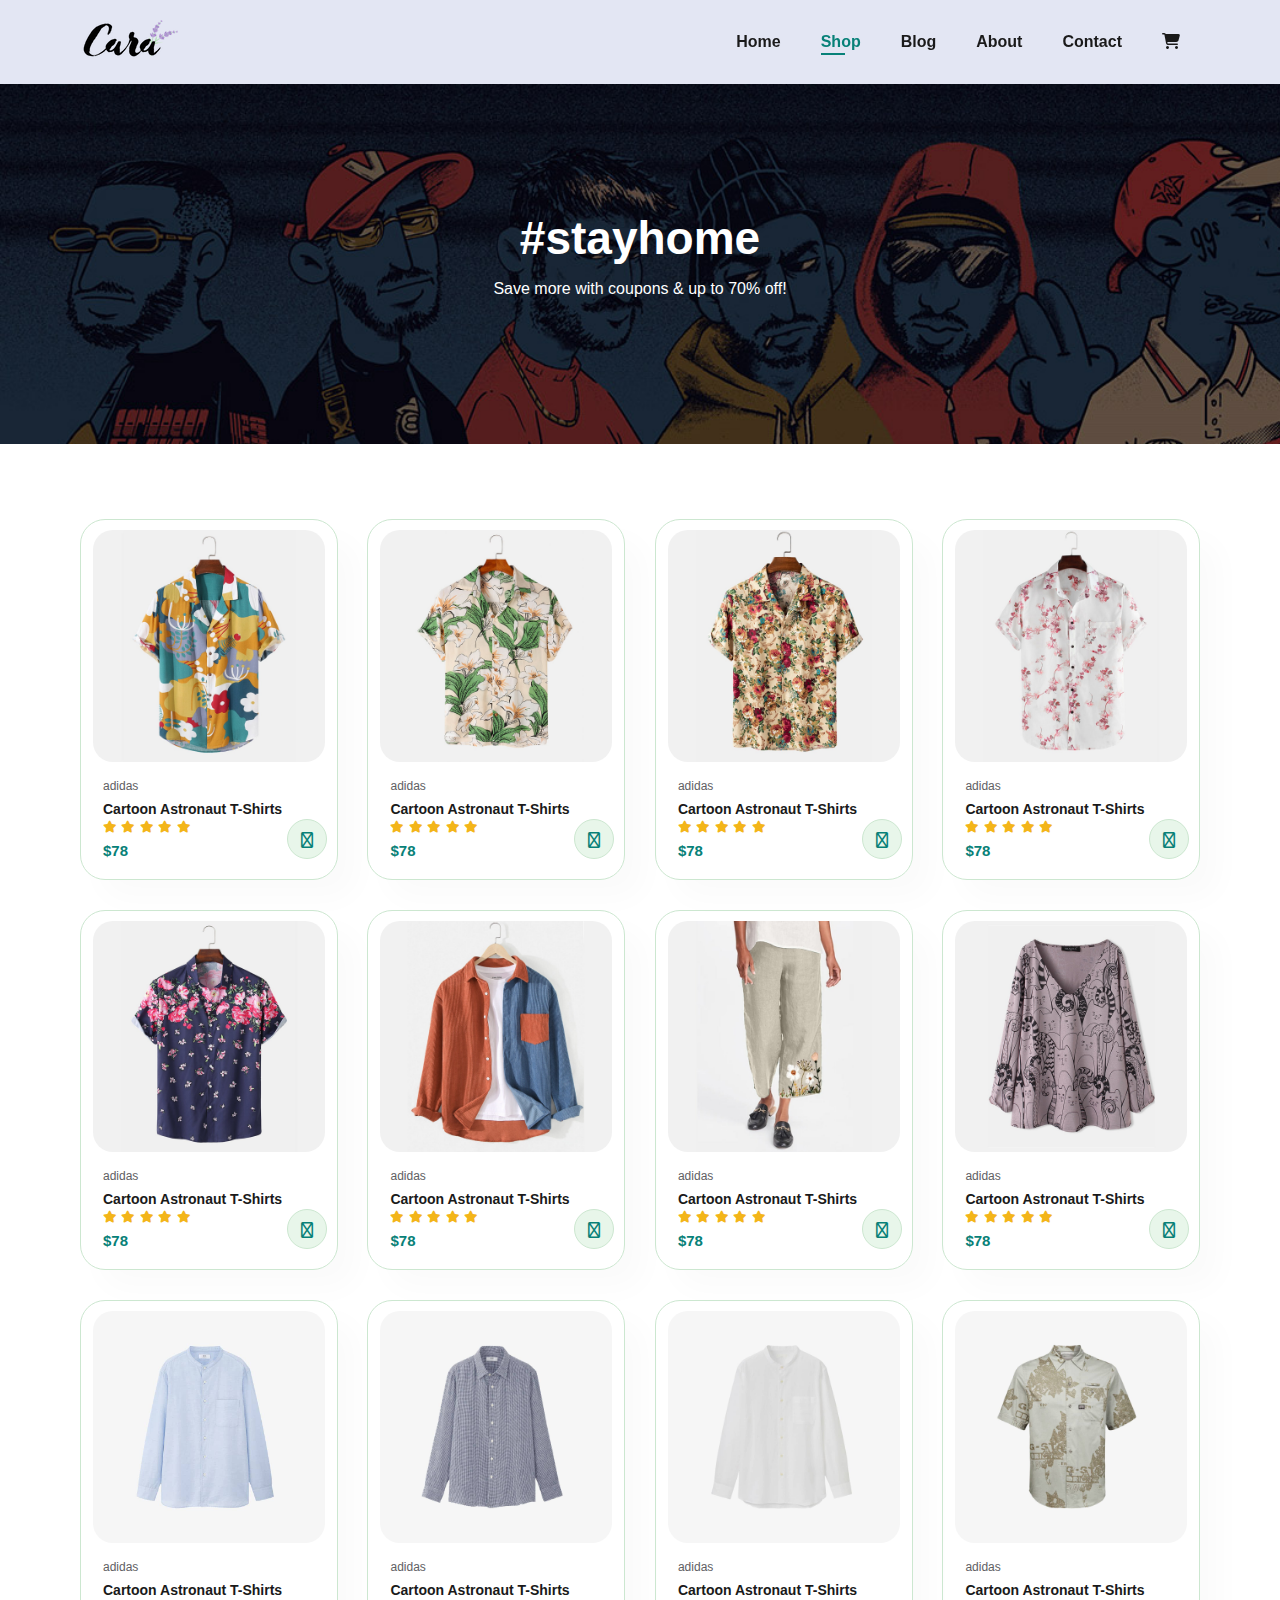
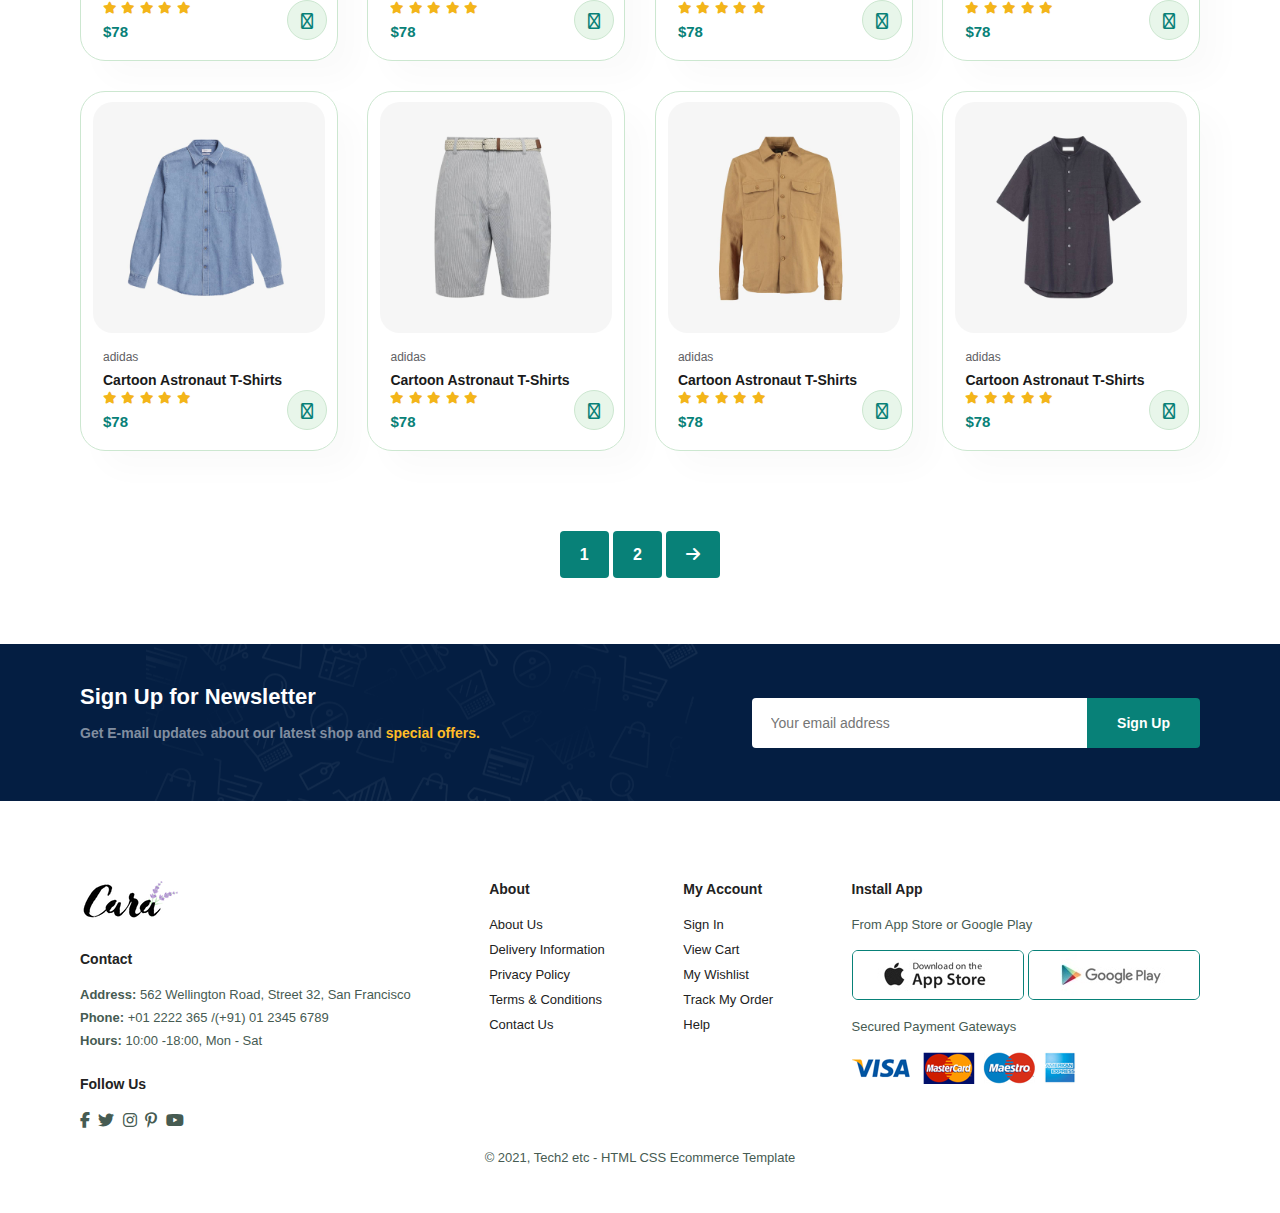
<file: shop.html>
<!DOCTYPE html>
<html lang="en">
	<head>
		<meta charset="UTF-8" />
		<meta http-equiv="X-UA-Compatible" content="IE=7" />
		<meta name="viewport" content="width=device-width, initial-scale=1.0" />
		<link
			rel="stylesheet"
			href="https://cdnjs.cloudflare.com/ajax/libs/font-awesome/6.5.1/css/all.min.css" />
		<link rel="stylesheet" href="style.css" />
		<title>Document</title>
	</head>
	<body>
		<section id="header">
			<a href="#"><img src="img/logo.png" class="logo" /></a>
			<div>
				<ul id="navbar">
					<li><a href="index.html">Home</a></li>
					<li><a class="active" href="shop.html">Shop</a></li>
					<li><a href="blog.html">Blog</a></li>
					<li><a href="about.html">About</a></li>
					<li><a href="contact.html">Contact</a></li>
					<li id="lg-bag">
						<a href="cart.html"><i class="fa-solid fa-cart-shopping"></i></a>
					</li>
					<a href="#" id="close"><i class="fa-solid fa-xmark"></i></a>
				</ul>
			</div>
			<div id="mobile">
				<a href="cart.html"><i class="fa-solid fa-cart-shopping"></i></a>
				<i id="bar" class="fas fa-outdent"></i>
			</div>
		</section>

		<section id="page-header">
			<h2>#stayhome</h2>
			<p>Save more with coupons & up to 70% off!</p>
		</section>

		<section id="product1" class="section-p1">
			<div class="pro-container">
				<div class="pro" onclick="window.location.href='sproduct.html';">
					<img src="img/products/f1.jpg" />
					<div class="des">
						<span>adidas</span>
						<h5>Cartoon Astronaut T-Shirts</h5>
						<div class="star">
							<i class="fas fa-star"></i>
							<i class="fas fa-star"></i>
							<i class="fas fa-star"></i>
							<i class="fas fa-star"></i>
							<i class="fas fa-star"></i>
						</div>
						<h4>$78</h4>
					</div>
					<a href="#"><i class="fa-solid fa-cart-shopping cart"></i></a>
				</div>
				<div class="pro">
					<img src="img/products/f2.jpg" />
					<div class="des">
						<span>adidas</span>
						<h5>Cartoon Astronaut T-Shirts</h5>
						<div class="star">
							<i class="fas fa-star"></i>
							<i class="fas fa-star"></i>
							<i class="fas fa-star"></i>
							<i class="fas fa-star"></i>
							<i class="fas fa-star"></i>
						</div>
						<h4>$78</h4>
					</div>
					<a href="#"><i class="fa-solid fa-cart-shopping cart"></i></a>
				</div>
				<div class="pro">
					<img src="img/products/f3.jpg" />
					<div class="des">
						<span>adidas</span>
						<h5>Cartoon Astronaut T-Shirts</h5>
						<div class="star">
							<i class="fas fa-star"></i>
							<i class="fas fa-star"></i>
							<i class="fas fa-star"></i>
							<i class="fas fa-star"></i>
							<i class="fas fa-star"></i>
						</div>
						<h4>$78</h4>
					</div>
					<a href="#"><i class="fa-solid fa-cart-shopping cart"></i></a>
				</div>
				<div class="pro">
					<img src="img/products/f4.jpg" />
					<div class="des">
						<span>adidas</span>
						<h5>Cartoon Astronaut T-Shirts</h5>
						<div class="star">
							<i class="fas fa-star"></i>
							<i class="fas fa-star"></i>
							<i class="fas fa-star"></i>
							<i class="fas fa-star"></i>
							<i class="fas fa-star"></i>
						</div>
						<h4>$78</h4>
					</div>
					<a href="#"><i class="fa-solid fa-cart-shopping cart"></i></a>
				</div>
				<div class="pro">
					<img src="img/products/f5.jpg" />
					<div class="des">
						<span>adidas</span>
						<h5>Cartoon Astronaut T-Shirts</h5>
						<div class="star">
							<i class="fas fa-star"></i>
							<i class="fas fa-star"></i>
							<i class="fas fa-star"></i>
							<i class="fas fa-star"></i>
							<i class="fas fa-star"></i>
						</div>
						<h4>$78</h4>
					</div>
					<a href="#"><i class="fa-solid fa-cart-shopping cart"></i></a>
				</div>
				<div class="pro">
					<img src="img/products/f6.jpg" />
					<div class="des">
						<span>adidas</span>
						<h5>Cartoon Astronaut T-Shirts</h5>
						<div class="star">
							<i class="fas fa-star"></i>
							<i class="fas fa-star"></i>
							<i class="fas fa-star"></i>
							<i class="fas fa-star"></i>
							<i class="fas fa-star"></i>
						</div>
						<h4>$78</h4>
					</div>
					<a href="#"><i class="fa-solid fa-cart-shopping cart"></i></a>
				</div>
				<div class="pro">
					<img src="img/products/f7.jpg" />
					<div class="des">
						<span>adidas</span>
						<h5>Cartoon Astronaut T-Shirts</h5>
						<div class="star">
							<i class="fas fa-star"></i>
							<i class="fas fa-star"></i>
							<i class="fas fa-star"></i>
							<i class="fas fa-star"></i>
							<i class="fas fa-star"></i>
						</div>
						<h4>$78</h4>
					</div>
					<a href="#"><i class="fa-solid fa-cart-shopping cart"></i></a>
				</div>
				<div class="pro">
					<img src="img/products/f8.jpg" />
					<div class="des">
						<span>adidas</span>
						<h5>Cartoon Astronaut T-Shirts</h5>
						<div class="star">
							<i class="fas fa-star"></i>
							<i class="fas fa-star"></i>
							<i class="fas fa-star"></i>
							<i class="fas fa-star"></i>
							<i class="fas fa-star"></i>
						</div>
						<h4>$78</h4>
					</div>
					<a href="#"><i class="fa-solid fa-cart-shopping cart"></i></a>
				</div>
				<div class="pro">
					<img src="img/products/n1.jpg" />
					<div class="des">
						<span>adidas</span>
						<h5>Cartoon Astronaut T-Shirts</h5>
						<div class="star">
							<i class="fas fa-star"></i>
							<i class="fas fa-star"></i>
							<i class="fas fa-star"></i>
							<i class="fas fa-star"></i>
							<i class="fas fa-star"></i>
						</div>
						<h4>$78</h4>
					</div>
					<a href="#"><i class="fa-solid fa-cart-shopping cart"></i></a>
				</div>
				<div class="pro">
					<img src="img/products/n2.jpg" />
					<div class="des">
						<span>adidas</span>
						<h5>Cartoon Astronaut T-Shirts</h5>
						<div class="star">
							<i class="fas fa-star"></i>
							<i class="fas fa-star"></i>
							<i class="fas fa-star"></i>
							<i class="fas fa-star"></i>
							<i class="fas fa-star"></i>
						</div>
						<h4>$78</h4>
					</div>
					<a href="#"><i class="fa-solid fa-cart-shopping cart"></i></a>
				</div>
				<div class="pro">
					<img src="img/products/n3.jpg" />
					<div class="des">
						<span>adidas</span>
						<h5>Cartoon Astronaut T-Shirts</h5>
						<div class="star">
							<i class="fas fa-star"></i>
							<i class="fas fa-star"></i>
							<i class="fas fa-star"></i>
							<i class="fas fa-star"></i>
							<i class="fas fa-star"></i>
						</div>
						<h4>$78</h4>
					</div>
					<a href="#"><i class="fa-solid fa-cart-shopping cart"></i></a>
				</div>
				<div class="pro">
					<img src="img/products/n4.jpg" />
					<div class="des">
						<span>adidas</span>
						<h5>Cartoon Astronaut T-Shirts</h5>
						<div class="star">
							<i class="fas fa-star"></i>
							<i class="fas fa-star"></i>
							<i class="fas fa-star"></i>
							<i class="fas fa-star"></i>
							<i class="fas fa-star"></i>
						</div>
						<h4>$78</h4>
					</div>
					<a href="#"><i class="fa-solid fa-cart-shopping cart"></i></a>
				</div>
				<div class="pro">
					<img src="img/products/n5.jpg" />
					<div class="des">
						<span>adidas</span>
						<h5>Cartoon Astronaut T-Shirts</h5>
						<div class="star">
							<i class="fas fa-star"></i>
							<i class="fas fa-star"></i>
							<i class="fas fa-star"></i>
							<i class="fas fa-star"></i>
							<i class="fas fa-star"></i>
						</div>
						<h4>$78</h4>
					</div>
					<a href="#"><i class="fa-solid fa-cart-shopping cart"></i></a>
				</div>
				<div class="pro">
					<img src="img/products/n6.jpg" />
					<div class="des">
						<span>adidas</span>
						<h5>Cartoon Astronaut T-Shirts</h5>
						<div class="star">
							<i class="fas fa-star"></i>
							<i class="fas fa-star"></i>
							<i class="fas fa-star"></i>
							<i class="fas fa-star"></i>
							<i class="fas fa-star"></i>
						</div>
						<h4>$78</h4>
					</div>
					<a href="#"><i class="fa-solid fa-cart-shopping cart"></i></a>
				</div>
				<div class="pro">
					<img src="img/products/n7.jpg" />
					<div class="des">
						<span>adidas</span>
						<h5>Cartoon Astronaut T-Shirts</h5>
						<div class="star">
							<i class="fas fa-star"></i>
							<i class="fas fa-star"></i>
							<i class="fas fa-star"></i>
							<i class="fas fa-star"></i>
							<i class="fas fa-star"></i>
						</div>
						<h4>$78</h4>
					</div>
					<a href="#"><i class="fa-solid fa-cart-shopping cart"></i></a>
				</div>
				<div class="pro">
					<img src="img/products/n8.jpg" />
					<div class="des">
						<span>adidas</span>
						<h5>Cartoon Astronaut T-Shirts</h5>
						<div class="star">
							<i class="fas fa-star"></i>
							<i class="fas fa-star"></i>
							<i class="fas fa-star"></i>
							<i class="fas fa-star"></i>
							<i class="fas fa-star"></i>
						</div>
						<h4>$78</h4>
					</div>
					<a href="#"><i class="fa-solid fa-cart-shopping cart"></i></a>
				</div>
			</div>
		</section>

		<section id="pagination" class="section-p1">
			<a href="#">1</a>
			<a href="#">2</a>
			<a href="#"><i class="fa-solid fa-arrow-right"></i></a>
		</section>

		<section id="newsletter" class="section-p1 section-m1">
			<div class="newstext">
				<h4>Sign Up for Newsletter</h4>
				<p>
					Get E-mail updates about our latest shop and
					<span>special offers.</span>
				</p>
			</div>
			<div class="form">
				<input type="text" placeholder="Your email address" />
				<button class="normal">Sign Up</button>
			</div>
		</section>

		<footer class="section-p1">
			<div class="col">
				<img class="logo" src="img/logo.png" />
				<h4>Contact</h4>
				<p>
					<strong>Address:</strong> 562 Wellington Road, Street 32, San
					Francisco
				</p>
				<p><strong>Phone:</strong> +01 2222 365 /(+91) 01 2345 6789</p>
				<p><strong>Hours:</strong> 10:00 -18:00, Mon - Sat</p>
				<div class="follow">
					<h4>Follow Us</h4>
					<div class="icon">
						<i class="fab fa-facebook-f"></i>
						<i class="fab fa-twitter"></i>
						<i class="fab fa-instagram"></i>
						<i class="fab fa-pinterest-p"></i>
						<i class="fab fa-youtube"></i>
					</div>
				</div>
			</div>
			<div class="col">
				<h4>About</h4>
				<a href="#">About Us</a>
				<a href="#">Delivery Information</a>
				<a href="#">Privacy Policy</a>
				<a href="#">Terms & Conditions</a>
				<a href="#">Contact Us</a>
			</div>
			<div class="col">
				<h4>My Account</h4>
				<a href="#">Sign In</a>
				<a href="#">View Cart</a>
				<a href="#">My Wishlist</a>
				<a href="#">Track My Order</a>
				<a href="#">Help</a>
			</div>
			<div class="col install">
				<h4>Install App</h4>
				<p>From App Store or Google Play</p>
				<div class="row">
					<img src="img/pay/app.jpg" />
					<img src="img/pay/play.jpg" />
				</div>
				<p>Secured Payment Gateways</p>
				<img src="img/pay/pay.png" />
			</div>
			<div class="copyright">
				<p>© 2021, Tech2 etc - HTML CSS Ecommerce Template</p>
			</div>
		</footer>

		<script src="script.js"></script>
	</body>
</html>
</file>
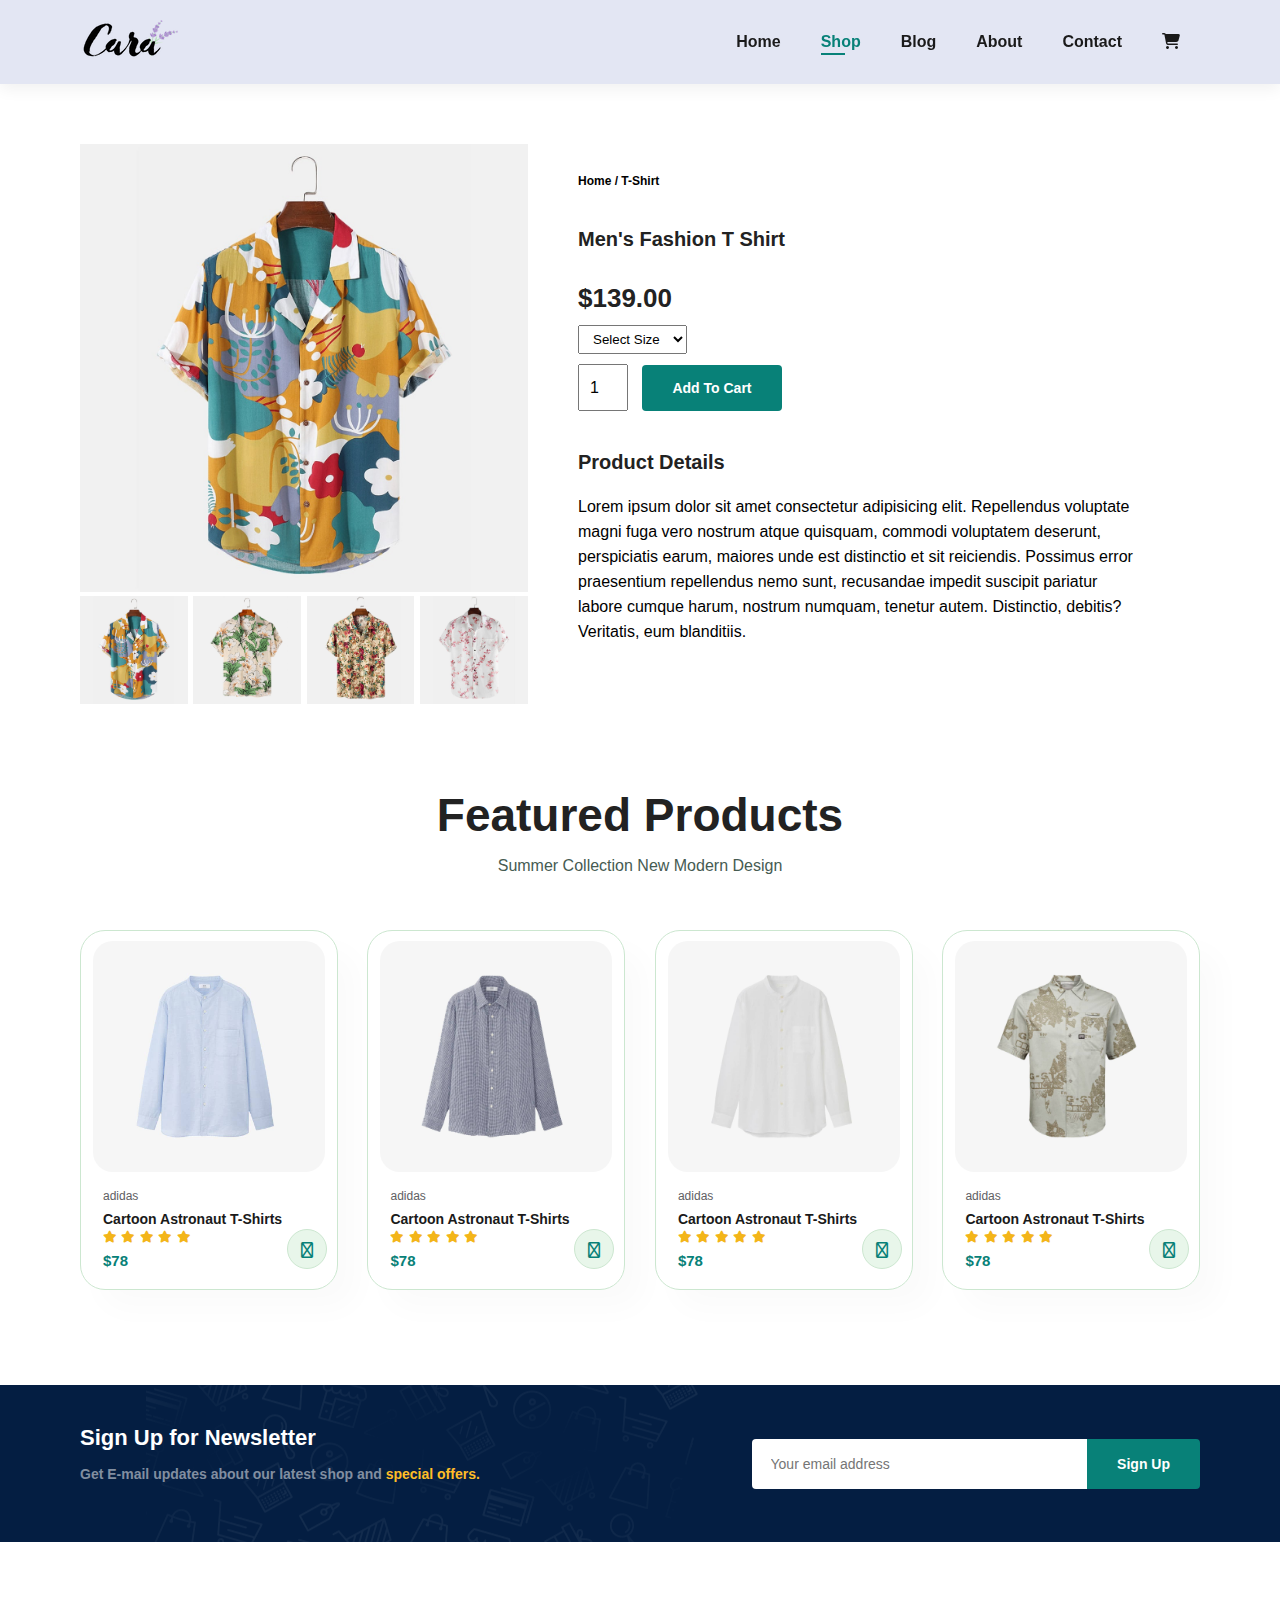
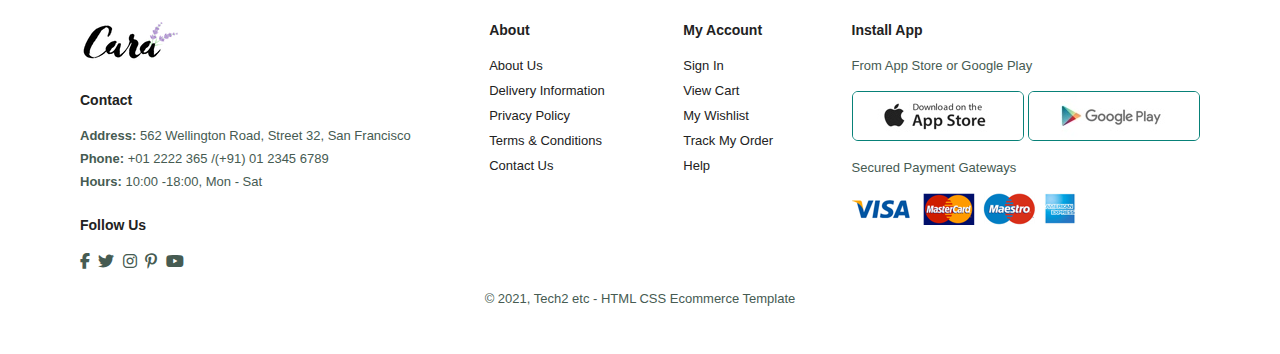
<file: sproduct.html>
<!DOCTYPE html>
<html lang="en">
	<head>
		<meta charset="UTF-8" />
		<meta http-equiv="X-UA-Compatible" content="IE=7" />
		<meta name="viewport" content="width=device-width, initial-scale=1.0" />
		<link
			rel="stylesheet"
			href="https://cdnjs.cloudflare.com/ajax/libs/font-awesome/6.5.1/css/all.min.css" />
		<link rel="stylesheet" href="style.css" />
		<title>Document</title>
	</head>
	<body>
		<section id="header">
			<a href="#"><img src="img/logo.png" class="logo" /></a>
			<div>
				<ul id="navbar">
					<li><a href="index.html">Home</a></li>
					<li><a class="active" href="shop.html">Shop</a></li>
					<li><a href="blog.html">Blog</a></li>
					<li><a href="about.html">About</a></li>
					<li><a href="contact.html">Contact</a></li>
					<li id="lg-bag">
						<a href="cart.html"><i class="fa-solid fa-cart-shopping"></i></a>
					</li>
					<a href="#" id="close"><i class="fa-solid fa-xmark"></i></a>
				</ul>
			</div>
			<div id="mobile">
				<a href="cart.html"><i class="fa-solid fa-cart-shopping"></i></a>
				<i id="bar" class="fas fa-outdent"></i>
			</div>
		</section>

		<section id="prodetails" class="section-p1">
			<div class="single-pro-image">
				<img src="img/products/f1.jpg" width="100%" id="MainImg" />
				<div class="small-img-group">
					<div class="small-img-col">
						<img src="img/products/f1.jpg" width="100%" class="small-img" />
					</div>
					<div class="small-img-col">
						<img src="img/products/f2.jpg" width="100%" class="small-img" />
					</div>
					<div class="small-img-col">
						<img src="img/products/f3.jpg" width="100%" class="small-img" />
					</div>
					<div class="small-img-col">
						<img src="img/products/f4.jpg" width="100%" class="small-img" />
					</div>
				</div>
			</div>
			<div class="single-pro-details">
				<h6>Home / T-Shirt</h6>
				<h4>Men's Fashion T Shirt</h4>
				<h2>$139.00</h2>
				<select>
					<option>Select Size</option>
					<option>Small</option>
					<option>Medium</option>
					<option>Large</option>
					<option>XL</option>
				</select>
				<input type="number" value="1" />
				<button class="normal">Add To Cart</button>
				<h4>Product Details</h4>
				<span
					>Lorem ipsum dolor sit amet consectetur adipisicing elit. Repellendus
					voluptate magni fuga vero nostrum atque quisquam, commodi voluptatem
					deserunt, perspiciatis earum, maiores unde est distinctio et sit
					reiciendis. Possimus error praesentium repellendus nemo sunt,
					recusandae impedit suscipit pariatur labore cumque harum, nostrum
					numquam, tenetur autem. Distinctio, debitis? Veritatis, eum
					blanditiis.</span
				>
			</div>
		</section>

		<section id="product1" class="section-p1">
			<h2>Featured Products</h2>
			<p>Summer Collection New Modern Design</p>
			<div class="pro-container">
				<div class="pro">
					<img src="img/products/n1.jpg" />
					<div class="des">
						<span>adidas</span>
						<h5>Cartoon Astronaut T-Shirts</h5>
						<div class="star">
							<i class="fas fa-star"></i>
							<i class="fas fa-star"></i>
							<i class="fas fa-star"></i>
							<i class="fas fa-star"></i>
							<i class="fas fa-star"></i>
						</div>
						<h4>$78</h4>
					</div>
					<a href="#"><i class="fa-solid fa-cart-shopping cart"></i></a>
				</div>
				<div class="pro">
					<img src="img/products/n2.jpg" />
					<div class="des">
						<span>adidas</span>
						<h5>Cartoon Astronaut T-Shirts</h5>
						<div class="star">
							<i class="fas fa-star"></i>
							<i class="fas fa-star"></i>
							<i class="fas fa-star"></i>
							<i class="fas fa-star"></i>
							<i class="fas fa-star"></i>
						</div>
						<h4>$78</h4>
					</div>
					<a href="#"><i class="fa-solid fa-cart-shopping cart"></i></a>
				</div>
				<div class="pro">
					<img src="img/products/n3.jpg" />
					<div class="des">
						<span>adidas</span>
						<h5>Cartoon Astronaut T-Shirts</h5>
						<div class="star">
							<i class="fas fa-star"></i>
							<i class="fas fa-star"></i>
							<i class="fas fa-star"></i>
							<i class="fas fa-star"></i>
							<i class="fas fa-star"></i>
						</div>
						<h4>$78</h4>
					</div>
					<a href="#"><i class="fa-solid fa-cart-shopping cart"></i></a>
				</div>
				<div class="pro">
					<img src="img/products/n4.jpg" />
					<div class="des">
						<span>adidas</span>
						<h5>Cartoon Astronaut T-Shirts</h5>
						<div class="star">
							<i class="fas fa-star"></i>
							<i class="fas fa-star"></i>
							<i class="fas fa-star"></i>
							<i class="fas fa-star"></i>
							<i class="fas fa-star"></i>
						</div>
						<h4>$78</h4>
					</div>
					<a href="#"><i class="fa-solid fa-cart-shopping cart"></i></a>
				</div>
			</div>
		</section>

		<section id="newsletter" class="section-p1 section-m1">
			<div class="newstext">
				<h4>Sign Up for Newsletter</h4>
				<p>
					Get E-mail updates about our latest shop and
					<span>special offers.</span>
				</p>
			</div>
			<div class="form">
				<input type="text" placeholder="Your email address" />
				<button class="normal">Sign Up</button>
			</div>
		</section>

		<footer class="section-p1">
			<div class="col">
				<img class="logo" src="img/logo.png" />
				<h4>Contact</h4>
				<p>
					<strong>Address:</strong> 562 Wellington Road, Street 32, San
					Francisco
				</p>
				<p><strong>Phone:</strong> +01 2222 365 /(+91) 01 2345 6789</p>
				<p><strong>Hours:</strong> 10:00 -18:00, Mon - Sat</p>
				<div class="follow">
					<h4>Follow Us</h4>
					<div class="icon">
						<i class="fab fa-facebook-f"></i>
						<i class="fab fa-twitter"></i>
						<i class="fab fa-instagram"></i>
						<i class="fab fa-pinterest-p"></i>
						<i class="fab fa-youtube"></i>
					</div>
				</div>
			</div>
			<div class="col">
				<h4>About</h4>
				<a href="#">About Us</a>
				<a href="#">Delivery Information</a>
				<a href="#">Privacy Policy</a>
				<a href="#">Terms & Conditions</a>
				<a href="#">Contact Us</a>
			</div>
			<div class="col">
				<h4>My Account</h4>
				<a href="#">Sign In</a>
				<a href="#">View Cart</a>
				<a href="#">My Wishlist</a>
				<a href="#">Track My Order</a>
				<a href="#">Help</a>
			</div>
			<div class="col install">
				<h4>Install App</h4>
				<p>From App Store or Google Play</p>
				<div class="row">
					<img src="img/pay/app.jpg" />
					<img src="img/pay/play.jpg" />
				</div>
				<p>Secured Payment Gateways</p>
				<img src="img/pay/pay.png" />
			</div>
			<div class="copyright">
				<p>© 2021, Tech2 etc - HTML CSS Ecommerce Template</p>
			</div>
		</footer>

		<script>
			        var MainImg = document.getElementById('MainImg');
			var smallimg = document.getElementsByClassName('small-img');

			smallimg[0].onclick = function(){
			    MainImg.src = smallimg[0].src;
			}
			smallimg[1].onclick = function(){
			    MainImg.src = smallimg[1].src;
			}
			smallimg[2].onclick = function(){
			    MainImg.src = smallimg[2].src;
			}
			smallimg[3].onclick = function(){
			    MainImg.src = smallimg[3].src;
			}
		</script>
	</body>
</html>
</file>
<file: style.css>
* {
	margin: 0;
	padding: 0;
	font-family: "Poppins", sans-serif;
	box-sizing: border-box;
}

h1 {
	font-size: 50px;
	line-height: 64px;
	color: #222;
}

h2 {
	font-size: 46px;
	line-height: 54px;
	color: #222;
}

h4 {
	font-size: 20px;
	color: #222;
}

h6 {
	font-size: 12px;
	font-weight: 700;
}

p {
	font-size: 16px;
	color: #465b52;
	margin: 15px 0 20px 0;
}

.section-p1 {
	padding: 40px 80px;
}

.section-m1 {
	margin: 40px 0;
}

button.normal {
	font-size: 14px;
	font-weight: 600;
	padding: 15px 30px;
	color: black;
	background-color: white;
	border-radius: 4px;
	cursor: pointer;
	border: none;
	outline: none;
	transition: 0.2s;
}

button.white {
	font-size: 13px;
	font-weight: 600;
	padding: 11px 18px;
	color: #fff;
	background-color: transparent;
	cursor: pointer;
	border: 1px solid white;
	outline: none;
	transition: 0.2s;
}

body {
	width: 100%;
}

/*header section*/

#header {
	display: flex;
	align-items: center;
	justify-content: space-between;
	padding: 20px 80px;
	background: #e3e6f3;
	box-shadow: 0 5px 15px rgba(0, 0, 0, 0.06);
	position: sticky;
	top: 0;
	left: 0;
	z-index: 999;
}

#navbar {
	display: flex;
	align-items: center;
	justify-content: center;
}

#navbar > li {
	list-style: none;
	padding: 0 20px;
	position: relative;
}

#navbar > li > a {
	text-decoration: none;
	font-size: 16px;
	font-weight: 600;
	color: #1a1a1a;
	transition: 0.3s ease;
}

#navbar > li > a:hover,
#navbar > li > a.active {
	color: #088178;
}

#navbar > li > a.active::after,
#navbar > li > a:hover::after {
	content: "";
	width: 30%;
	height: 2px;
	background: #088178;
	position: absolute;
	bottom: -4px;
	left: 20px;
}

#mobile {
	display: none;
	align-items: center;
}

#close {
	display: none;
}

/*hero section*/
#hero {
	background-image: url(img/hero4.png);
	height: 90vh;
	width: 100%;
	background-size: cover;
	background-position: top 25% right 0;
	padding: 0 80px;
	display: flex;
	align-items: flex-start;
	justify-content: center;
	flex-direction: column;
}

#hero > h4 {
	padding-bottom: 15px;
}

#hero > h1 {
	color: #088178;
}

#hero > button {
	background-image: url(img/button.png);
	background-color: transparent;
	color: #088178;
	border: 0;
	padding: 14px 80px 14px 65px;
	background-repeat: no-repeat;
	cursor: pointer;
	font-weight: 700;
	font-size: 15px;
}

/*feature section*/
#feature {
	display: flex;
	align-items: center;
	justify-content: space-between;
	flex-wrap: wrap;
}

#feature > .fe-box {
	width: 180px;
	text-align: center;
	padding: 25px 15px;
	box-shadow: 20px 20px 34px rgba(0, 0, 0, 0.03);
	border: 1px solid #cce7d0;
	border-radius: 4px;
	margin: 15px 0;
}

#feature .fe-box:hover {
	box-shadow: 10px 10px 54px rgba(70, 62, 221, 0.1);
}

#feature > .fe-box > img {
	width: 100%;
	margin-bottom: 10px;
}

#feature .fe-box h6 {
	display: inline-block;
	padding: 9px 8px 6px 8px;
	line-height: 1;
	border-radius: 4px;
	color: #088178;
	background-color: #fddde4;
}

#feature > .fe-box:nth-child(2) > h6 {
	background-color: #cdebbc;
}

#feature > .fe-box:nth-child(3) > h6 {
	background-color: #d1e8f2;
}

#feature > .fe-box:nth-child(4) > h6 {
	background-color: #cdd4f8;
}

#feature > .fe-box:nth-child(5) > h6 {
	background-color: #f6dbf6;
}

#feature > .fe-box:nth-child(6) > h6 {
	background-color: #fff2e5;
}

#product1 {
	text-align: center;
}

#product1 .pro-container {
	display: flex;
	justify-content: space-between;
	padding-top: 20px;
	flex-wrap: wrap;
}

#product1 .pro {
	width: 23%;
	min-width: 250px;
	padding: 10px 12px;
	border: 1px solid #cce7d0;
	border-radius: 25px;
	cursor: pointer;
	box-shadow: 20px 20px 30px rgba(0, 0, 0, 0.02);
	margin: 15px 0;
	transition: 0.2s ease;
	position: relative;
}

#product1 .pro:hover {
	box-shadow: 20px 20px 30px rgba(0, 0, 0, 0.06);
}

#product1 .pro img {
	width: 100%;
	border-radius: 20px;
}

#product1 .pro .des {
	text-align: start;
	padding: 10px;
}

#product1 .pro .des span {
	color: #606063;
	font-size: 12px;
}

#product1 .pro .des h5 {
	padding-top: 7px;
	color: #1a1a1a;
	font-size: 14px;
}

#product1 .pro .des i {
	font-size: 12px;
	color: rgb(243, 181, 25);
}

#product1 .pro .des h4 {
	padding-top: 7px;
	font-size: 15px;
	font-weight: 700;
	color: #088178;
}

#product1 .pro .cart {
	width: 40px;
	height: 40px;
	line-height: 40px;
	border-radius: 50px;
	background-color: #e8f6ea;
	font-weight: 500;
	color: #088178;
	border: 1px solid #cce7d0;
	position: absolute;
	bottom: 20px;
	right: 10px;
}

/* section banner*/
#banner {
	display: flex;
	flex-direction: column;
	justify-content: center;
	align-items: center;
	text-align: center;
	background-image: url(img/banner/b2.jpg);
	width: 100%;
	height: 40vh;
	background-size: cover;
	background-position: center;
}

#banner h4 {
	color: #fff;
	font-size: 16px;
}

#banner h2 {
	color: #fff;
	font-size: 30px;
	padding: 10px 0;
}

#banner h2 span {
	color: #ef3636;
}

#banner button:hover {
	background-color: #088178;
	color: #fff;
}

/* small banner*/
#sm-banner {
	display: flex;
	justify-content: space-between;
	flex-wrap: wrap;
}

#sm-banner .banner-box {
	display: flex;
	flex-direction: column;
	justify-content: center;
	align-items: flex-start;
	background-image: url(img/banner/b17.jpg);
	min-width: 650px;
	height: 50vh;
	background-size: cover;
	background-position: center;
	padding: 30px;
}

#sm-banner .banner-box2 {
	background-image: url(img/banner/b10.jpg);
}

#sm-banner h4 {
	color: #fff;
	font-size: 20px;
	font-weight: 300;
}

#sm-banner h2 {
	color: #fff;
	font-size: 28px;
	font-weight: 800;
}

#sm-banner span {
	color: #fff;
	font-size: 14px;
	font-weight: 500;
	padding-bottom: 15px;
}

#sm-banner .banner-box:hover button {
	background-color: #088178;
	border: 1px solid #088178;
}

/*text banner*/
#banner3 {
	display: flex;
	justify-content: space-between;
	flex-wrap: wrap;
	padding: 0 80px;
}

#banner3 .banner-box {
	display: flex;
	flex-direction: column;
	justify-content: center;
	align-items: flex-start;
	background-image: url(img/banner/b7.jpg);
	min-width: 30%;
	height: 30vh;
	background-size: cover;
	background-position: center;
	padding: 20px;
	margin-bottom: 20px;
}

#banner3 .banner-box2 {
	background-image: url(img/banner/b4.jpg);
}

#banner3 .banner-box3 {
	background-image: url(img//banner/b18.jpg);
}

#banner3 h2 {
	color: #fff;
	font-weight: 900;
	font-size: 22px;
}

#banner3 h3 {
	color: #ec544e;
	font-weight: 800;
	font-size: 15px;
}

/*section newsletter*/
#newsletter {
	display: flex;
	justify-content: space-between;
	flex-wrap: wrap;
	align-items: center;
	background-image: url(img/banner/b14.png);
	background-repeat: no-repeat;
	background-position: 20% 30%;
	background-color: #041e42;
}

#newsletter h4 {
	font-size: 22px;
	font-weight: 700;
	color: #fff;
}

#newsletter p {
	font-size: 14px;
	font-weight: 600;
	color: #818ea0;
}

#newsletter p span {
	color: #ffbd27;
}

#newsletter .form {
	display: flex;
	width: 40%;
}

#newsletter input {
	height: 3.125rem;
	padding: 0 1.25em;
	font-size: 14px;
	width: 100%;
	border: 1px solid transparent;
	border-radius: 4px;
	outline: none;
	border-top-right-radius: 0;
	border-bottom-right-radius: 0;
}

#newsletter button {
	background-color: #088178;
	color: #fff;
	white-space: nowrap;
	border-top-left-radius: 0;
	border-bottom-left-radius: 0;
}

footer {
	display: flex;
	flex-wrap: wrap;
	justify-content: space-between;
}

footer .col {
	display: flex;
	flex-direction: column;
	align-items: flex-start;
	margin-bottom: 20px;
}

footer .logo {
	margin-bottom: 30px;
}

footer h4 {
	font-size: 14px;
	padding-bottom: 20px;
}

footer p {
	font-size: 13px;
	margin: 0 0 8px 0;
}

footer a {
	font-size: 13px;
	text-decoration: none;
	color: #222;
	margin-bottom: 10px;
}

footer .follow {
	margin-top: 20px;
}

footer .follow i {
	color: #465b52;
	padding-right: 4px;
	cursor: pointer;
}

footer .install .row img {
	border: 1px solid #088178;
	border-radius: 6px;
}

footer .install img {
	margin: 10px 0 15px 0;
}

footer .follow i:hover,
footer a:hover {
	color: #088178;
}

footer .copyright {
	width: 100%;
	text-align: center;
}

/* shop page*/
#page-header {
	background-image: url(img/banner/b1.jpg);
	width: 100%;
	height: 40vh;
	background-size: cover;
	display: flex;
	justify-content: center;
	text-align: center;
	flex-direction: column;
	padding: 14px;
}

#page-header h2,
#page-header p {
	color: #fff;
}

#pagination {
	text-align: center;
}

#pagination a {
	text-decoration: none;
	background-color: #088178;
	padding: 15px 20px;
	border-radius: 4px;
	color: #fff;
	font-weight: 600;
}

#pagination a i {
	font-size: 16px;
	font-weight: 600;
}

/*single product*/
#prodetails {
	display: flex;
	margin-top: 20px;
}

#prodetails .single-pro-image {
	width: 40%;
	margin-right: 50px;
}

.small-img-group {
	display: flex;
	justify-content: space-between;
}

.small-img-col {
	flex-basis: 24%;
	cursor: pointer;
}

#prodetails .single-pro-details {
	width: 50%;
	padding-top: 30px;
}

#prodetails .single-pro-details h4 {
	padding: 40px 0 20px 0;
}

#prodetails .single-pro-details h2 {
	font-size: 26px;
}

#prodetails .single-pro-details select{
    display: block;
    padding: 5px 10px;
    margin-bottom: 10px;
}

#prodetails .single-pro-details input{
    width: 50px;
    height: 47px;
    padding-left: 10px;
    font-size: 16px;
    margin-right: 10px;
}

#prodetails .single-pro-details input:focus{
    outline: none;
}

#prodetails .single-pro-details button{
    background:#088178;
    color: #fff;
}

#prodetails .single-pro-details span{
    line-height: 25px;
}

/*blog page*/
#page-header.blog-header{
    background-image: url("img/banner/b19.jpg");
}

#blog{
    padding: 150px 150px 0 150px;
}

#blog .blog-box{
    display: flex;
    align-items: center;
    width: 100%;
    position: relative;
    padding-bottom: 100px;
}

#blog .blog-img{
    width: 50%;
    margin-right: 40px;
}

#blog img{
    width: 100%;
    height: 300px;
    object-fit: cover;
}

#blog .blog-details{
    width: 50%;
}

#blog .blog-details a{
    text-decoration: none;
    font-size: 11px;
    color: #000;
    font-weight: 700;
    position: relative;
    transition: 0.3s;
}

#blog .blog-details a::after{
    content: "";
    width: 50px;
    height: 1px;
    background-color: #000;
    position: absolute;
    top: 4px;
    right: -60px;
}

#blog .blog-details a:hover{
    color: #088178;
}

#blog .blog-details a:hover::after{
    background-color: #088178;
}

#blog .blog-box h1{
    position: absolute;
    top: -50px;
    left: 0;
    font-size: 70px;
    font-weight: 700;
    color: #c9cbce;
    z-index: -9;
}

/* about page */
#page-header.about-header{
    background-image: url(img/about/banner.png);
}

#about-head{
    display: flex;
    align-items: center;
}

#about-head img{
    width: 600px;
    height: auto;
}

#about-head div{
    padding-left: 40px;
}

#about-app{
    text-align: center;
}

#about-app .video{
    width: 70%;
    height: 100%;
    margin: 30px auto 0 auto;
}

#about-app .video video{
    width: 100%;
    height: 100%;
    border-radius: 20px;
}

/* contact page */
#contact-details{
	display: flex;
	align-items: center;
	justify-content: space-between;
}

#contact-details .details{
	width: 40%;
}

#contact-details .details span,
#form-details form span{
	font-size: 12px;
}

#contact-details .details h2,
#form-details form h2{
	font-size: 26px;
	line-height: 35px;
	padding: 20px 0;
}

#contact-details .details h3{
	font-size: 16px;
	padding-bottom: 15px;
}

#contact-details .details li{
	list-style: none;
	display: flex;
	padding: 10px 0;
}

#contact-details .details li i{
	font-size: 14px;
	padding-right: 22px;
}

#contact-details .details li p{
	margin: 0;
	font-size: 14px;
}

#contact-details .map{
	width: 50%;
	height: 400px;
}

#contact-details .map iframe{
	width: 100%;
	height: 100%;
}

#form-details {
	display: flex;
	justify-content: space-between;
	margin: 30px;
	padding: 80px;
	border: 1px solid #e1e1e1;
}

#form-details form{
	width: 65%;
	display: flex;
	flex-direction: column;
	align-items: flex-start;
}

#form-details form input,
#form-details form textarea{
	width: 100%;
	padding: 12px 15px;
	outline: none;
	margin-bottom: 20px;
	border: 1px solid #e1e1e1;
}

#form-details form button{
	background-color: #088178;
	color: #fff;
}

#form-details .people div{
	padding-bottom: 25px;
	display: flex;
	align-items: flex-start;
}

#form-details .people div img{
	width: 65px;
	height: 65px;
	object-fit: cover;
	margin-right: 15px;
}

#form-details .people div p{
	margin: 0;
	font-size: 13px;
	line-height: 25px;
}

#form-details .people div p span{
	display: block;
	font-size: 16px;
	font-weight: 600;
	color: #000;
}

/* cart page */
#cart{
	overflow-x: auto;
}


#cart table{
	width: 100%;
	border-collapse: collapse;
	table-layout: fixed;
	white-space: nowrap;
}

#cart table img{
	width: 70px;
}

#cart table td:nth-child(1){
	width: 100px;
	text-align: center;
}

#cart table td:nth-child(2){
	width: 150px;
	text-align: center;
}

#cart table td:nth-child(3){
	width: 250px;
	text-align: center;
}

#cart table td:nth-child(4),
#cart table td:nth-child(5),
#cart table td:nth-child(6){
	width: 150px;
	text-align: center;
}

#cart table td:nth-child(5) input{
	width: 70px;
	padding: 10px 5px 10px 15px;
}

#cart table thead{
	border: 1px solid #e2e9e1;
	border-left: none;
	border-right: none;
}

#cart table thead td{
	font-weight: 700;
	text-transform: uppercase;
	font-size: 13px;
	padding: 18px 0;
}

#cart table tbody tr td{
	padding-top: 15px;
}

#cart table tbody td{
	font-size: 13px;
}

#cart-add{
	display: flex;
	flex-wrap: wrap;
	justify-content: space-between;
}

#coupon{
	width: 50%;
	margin-bottom: 30px;
}

#coupon h3,
#subtotal h3{
	padding-bottom: 15px;
}

#coupon input{
	padding: 10px 20px;
	outline: none;
	width: 60%;
	margin-right: 10px;
	border: 1px solid #e2e9e1;
}

#coupon button,
#subtotal button{
	background-color: #088178;
	color: #fff;
	padding: 12px 20px;
}

#subtotal{
	width: 50%;
	margin-bottom: 30px;
	border: 1px solid #e2e9e1;
	padding: 30px;
}

#subtotal table{
	border-collapse: collapse;
	width: 100%;
	margin-bottom: 20px;
}

#subtotal table td{
	width: 50%;
	border: 1px solid #e2e9e1;
	padding: 10px;
	font-size: 13px;
}


/*start media query*/
@media (max-width: 799px) {
	.section-p1 {
		padding: 40px 40px;
	}

	#navbar {
		display: flex;
		flex-direction: column;
		align-items: flex-start;
		justify-content: flex-start;
		position: fixed;
		top: 0;
		right: -300px;
		height: 100vh;
		width: 300px;
		background-color: #e3e6f3;
		box-shadow: 0 40px 60px rgba(0, 0, 0, 0.1);
		padding: 80px 0 0 10px;
		transition: 0.3s;
	}

	#navbar.active {
		right: 0px;
	}

	#navbar li {
		margin-bottom: 25px;
	}

	#mobile {
		display: flex;
		align-items: center;
	}

	#mobile i {
		color: #1a1a1a;
		font-size: 24px;
		padding-left: 20px;
	}

	#close {
		display: initial;
		position: absolute;
		top: 30px;
		left: 30px;
		color: #222;
		font-size: 24px;
	}

	#lg-bag {
		display: none;
	}

	#hero {
		height: 70vh;
		padding: 0 80px;
		background-position: top 30% right 30%;
	}

	#feature {
		justify-content: center;
	}

	#feature .fe-box {
		margin: 15px 15px;
	}

	#product .pro-container {
		justify-content: center;
	}

	#product .pro {
		margin: 15px;
	}

	#banner {
		height: 20vh;
	}

	#sm-banner .banner-box {
		min-width: 100%;
		height: 30vh;
	}

	#banner3 {
		padding: 0 40px;
	}

	#banner3 .banner-box {
		width: 28%;
	}

	#newsletter .form {
		width: 70%;
	}

	#form-details{
		padding: 40px;
	}

	#form-details form{
		width: 50%;
	}


}

@media (max-width: 477px) {
	.section-p1 {
		padding: 20px;
	}

	#header {
		padding: 10px 30px;
	}

	h1 {
		font-size: 38px;
	}

	h2 {
		font-size: 32px;
	}

	#hero {
		padding: 0 20px;
		background-position: 55%;
	}

	#feature {
		justify-content: space-between;
	}

	#feature .fe-box {
		width: 155px;
		margin: 0 0 15px 0;
	}

	#product1 .pro {
		width: 100%;
	}

	#banner {
		height: 40vh;
	}

	#sm-banner .banner-box {
		height: 40vh;
	}

	#sm-banner .banner-box2 {
		margin-top: 20px;
	}

	#banner3 {
		padding: 0 20px;
	}

	#banner3 .banner-box {
		width: 100%;
	}

	#newsletter {
		padding: 40px 20px;
	}

	footer .copyright {
		text-align: start;
	}

	#newsletter .form {
		width: 100%;
	}

    /*single product*/
    #prodetails{
        display: flex;
        flex-direction: column;
    }

    #prodetails .single-pro-image{
        width: 100%;
        margin-right: 0px;
    }

    #prodetails .single-pro-details{
        width: 100%;
    }

    /* blog page */

    #blog{
        padding: 100px 20px 0 20px;
    }

    #blog .blog-box{
        display: flex;
        flex-direction: column;
        align-items: flex-start;
    }

    #blog .blog-img{
        width: 100%;
        margin-right: 0px;
        margin-bottom: 30px;
    }

    #blog .blog-details{
        width: 100%;
    }

	#about-head{
		flex-direction: column;
	}

	#about-head img{
		width: 100%;
		margin-bottom: 20px;
	}

	#about-head div{
		padding-left: 0px;
	}

	#about-app .video{
		width: 100%;
	}

	#contact-details{
		flex-direction: column;
	}

	#contact-details .details{
		width: 100%;
		margin-bottom: 30px;
	}

	#contact-details .map{
		width: 100%
	}

	#form-details{
		margin: 10px;
		padding: 30px 10px;
		flex-wrap: wrap;
	}

	#form-details form{
		width: 100%;
		margin-bottom: 30px;
	}

	#cart-add{
		flex-direction: column;
	}

	#coupon{
		width: 100%;
	}

	#subtotal{
		width: 100%;
		padding: 20px;
	}
}
</file>
